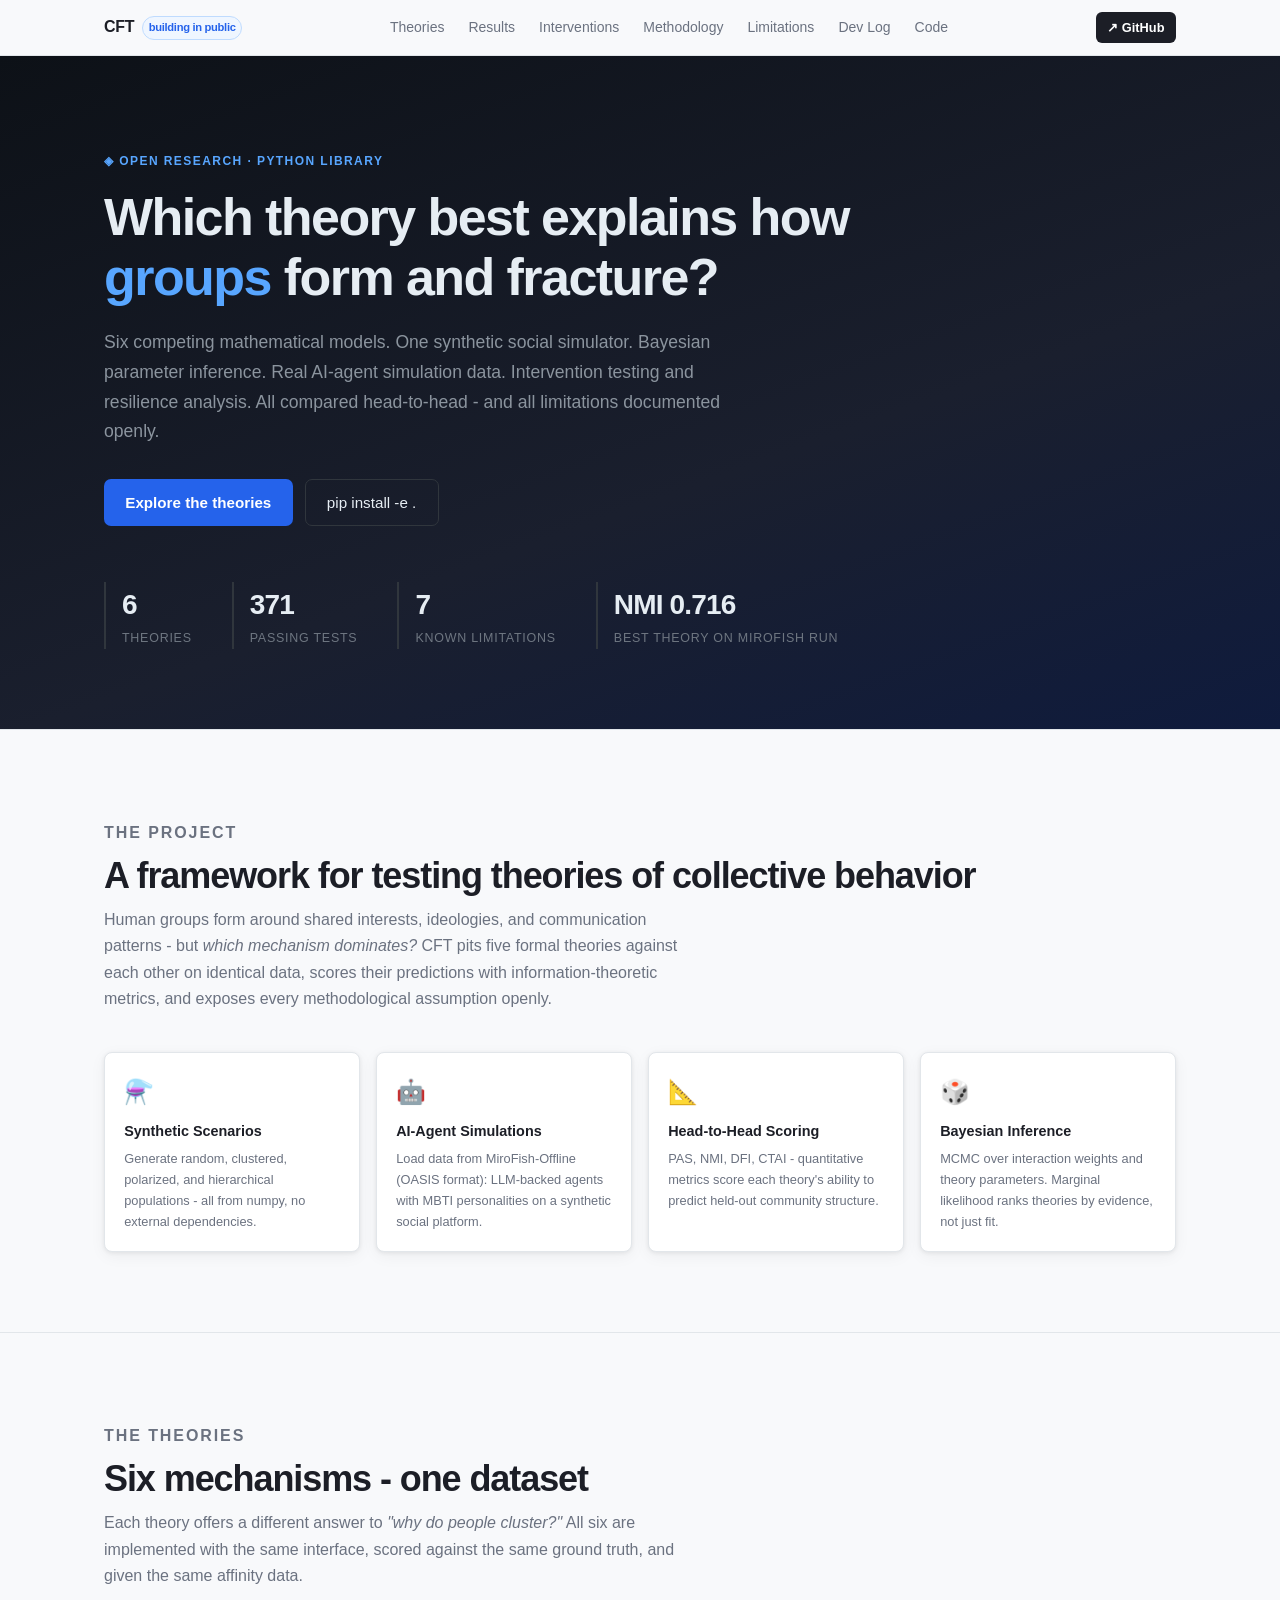
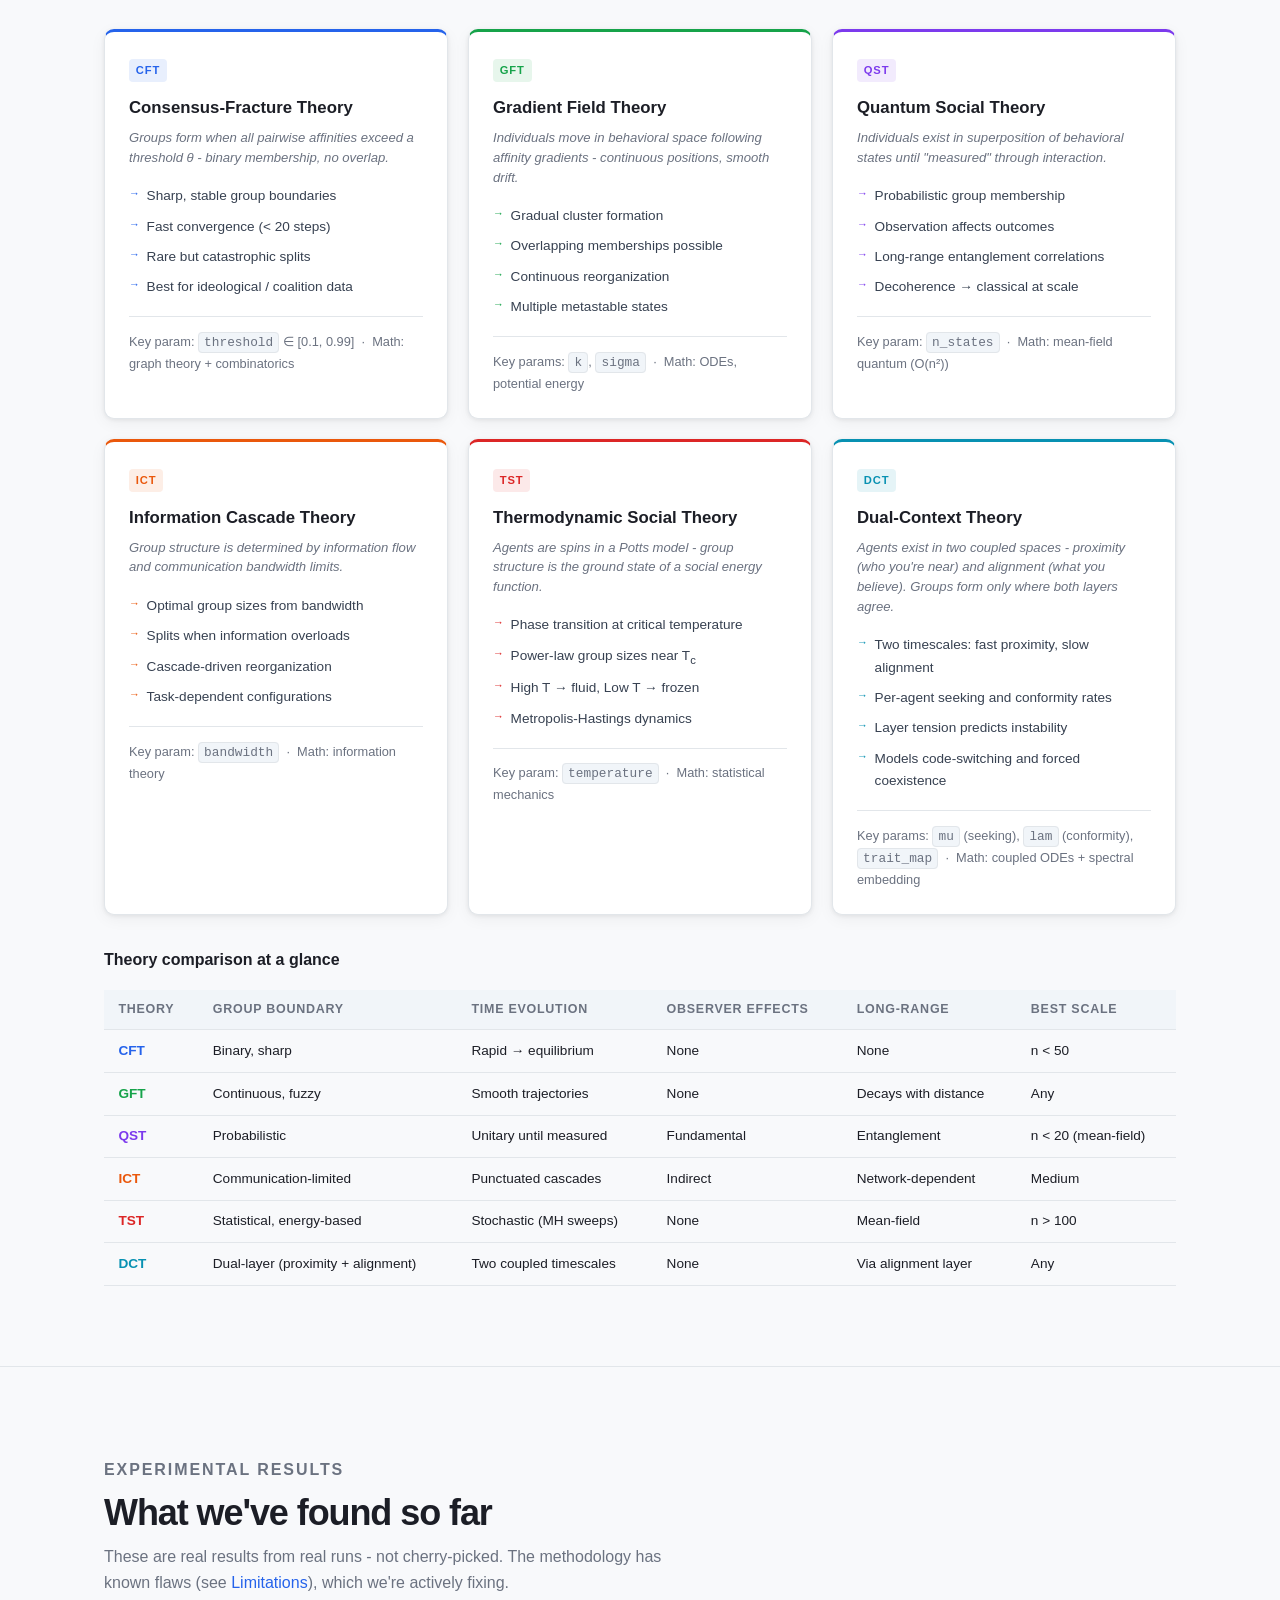
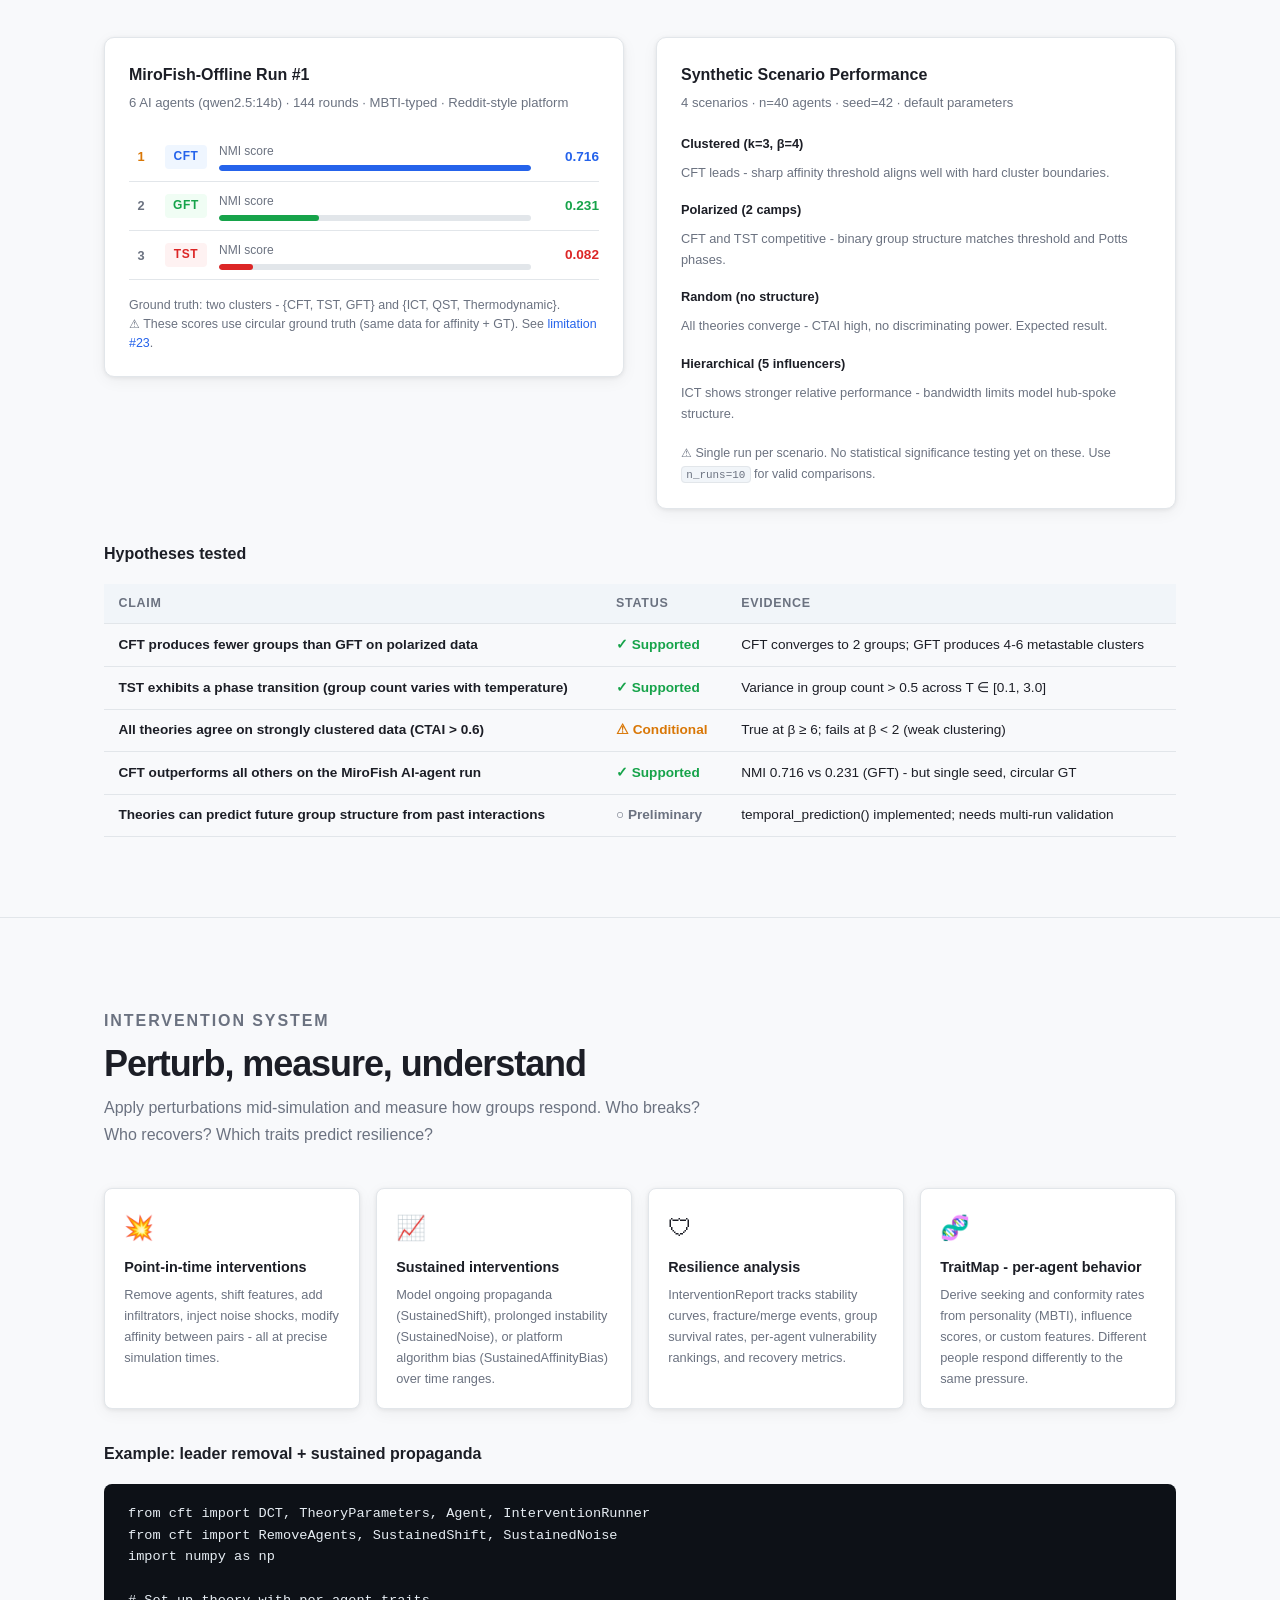
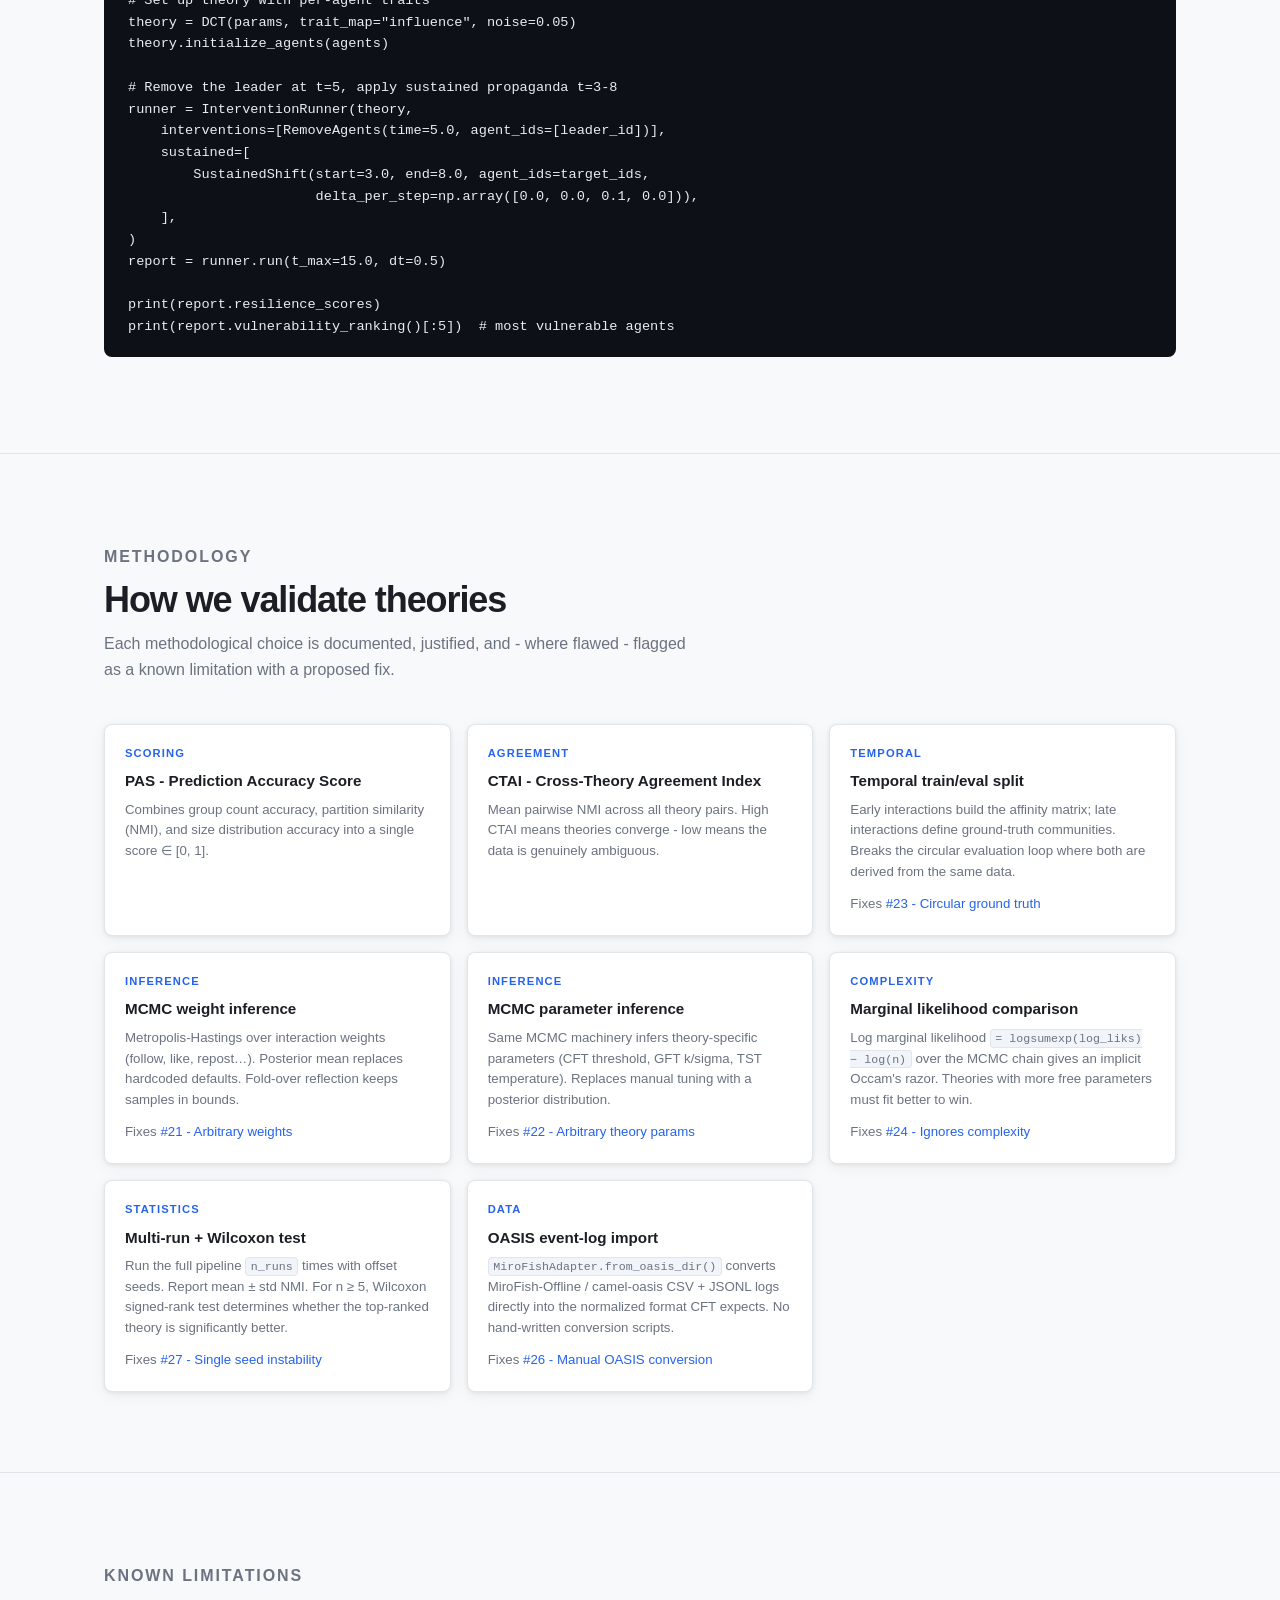
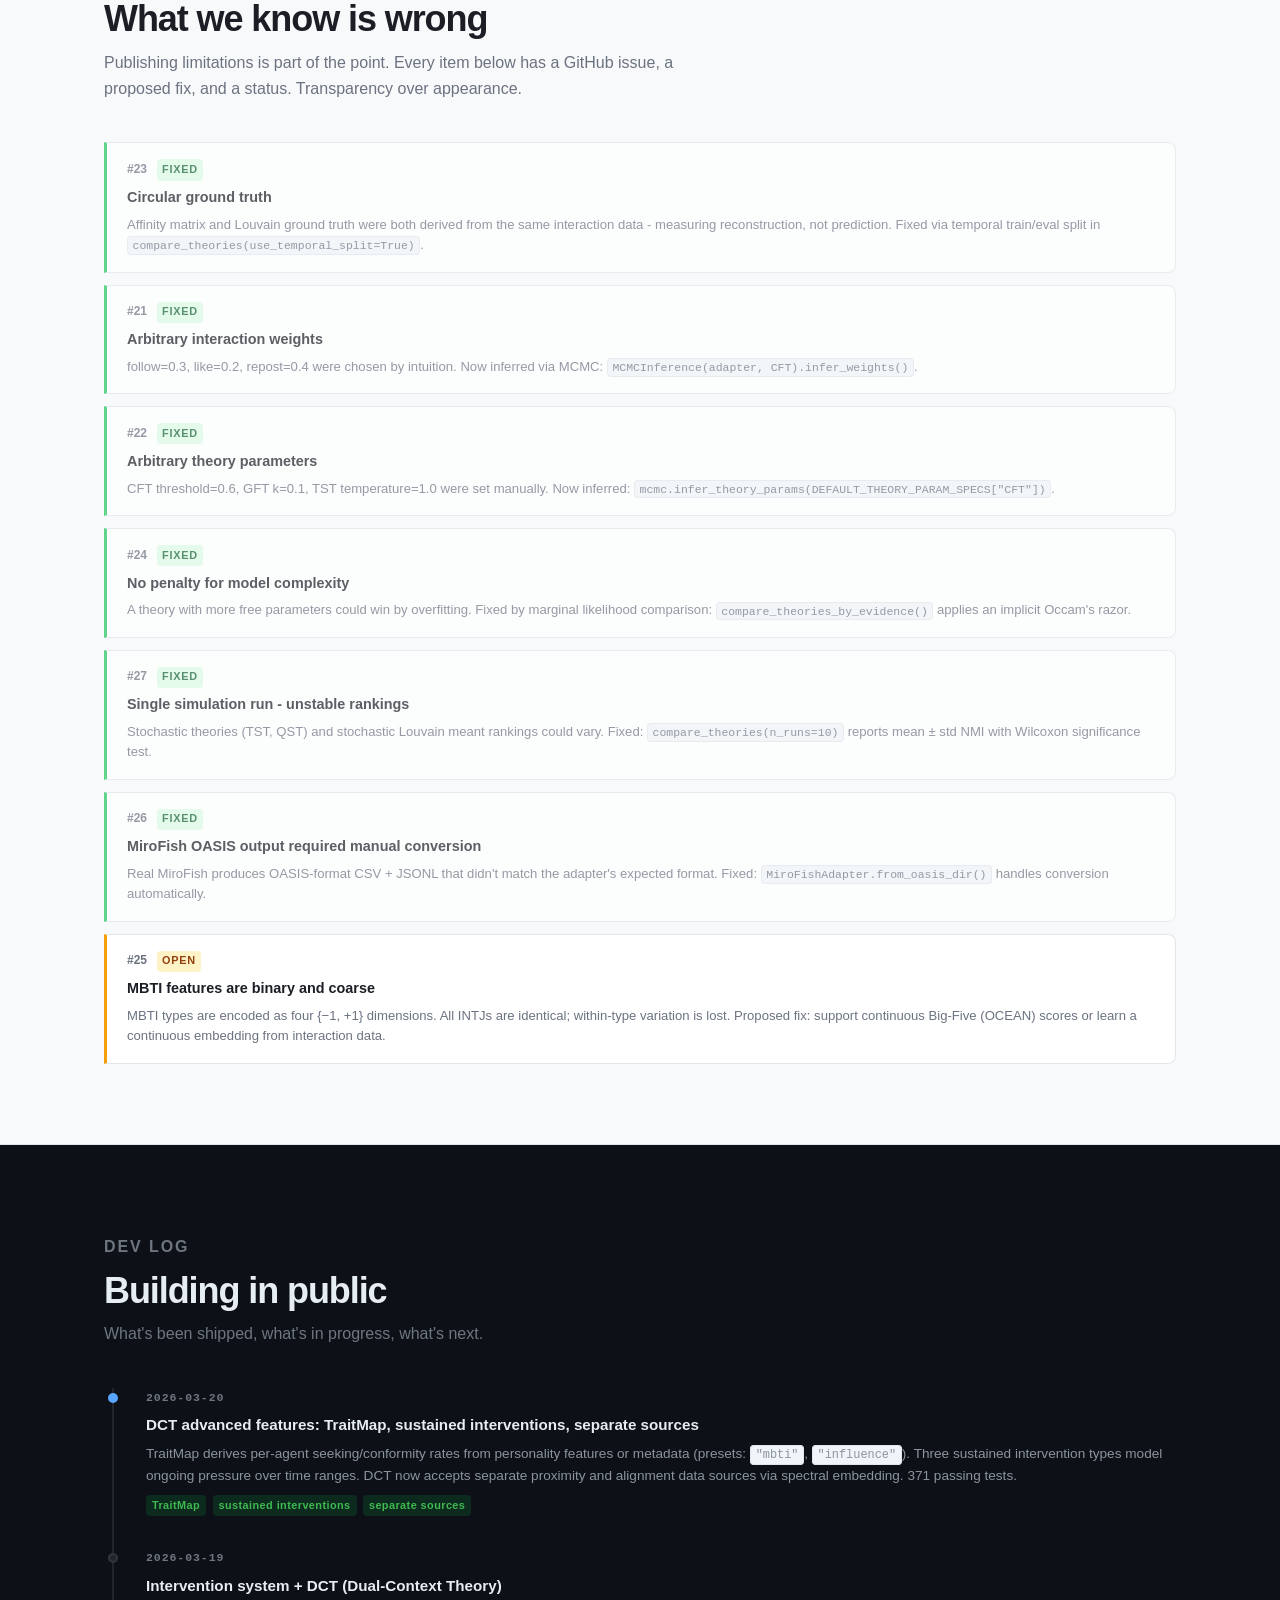
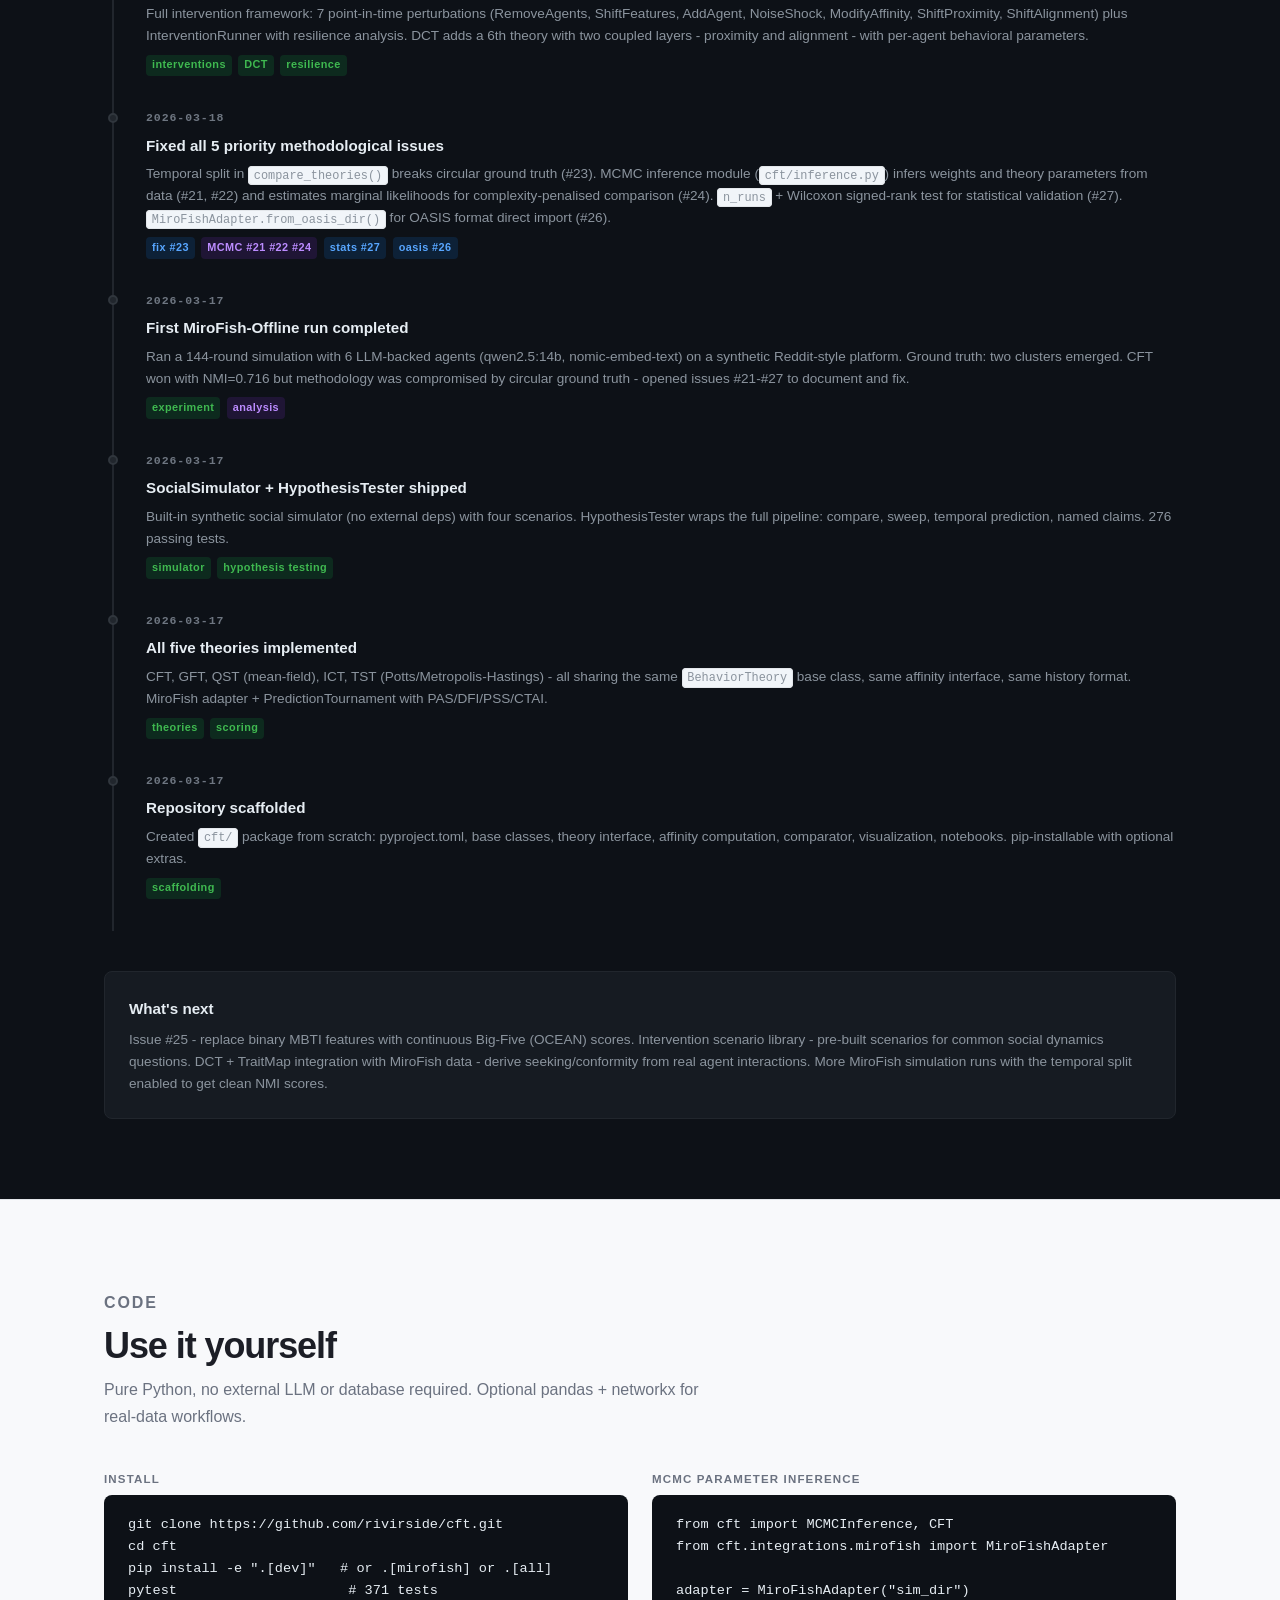
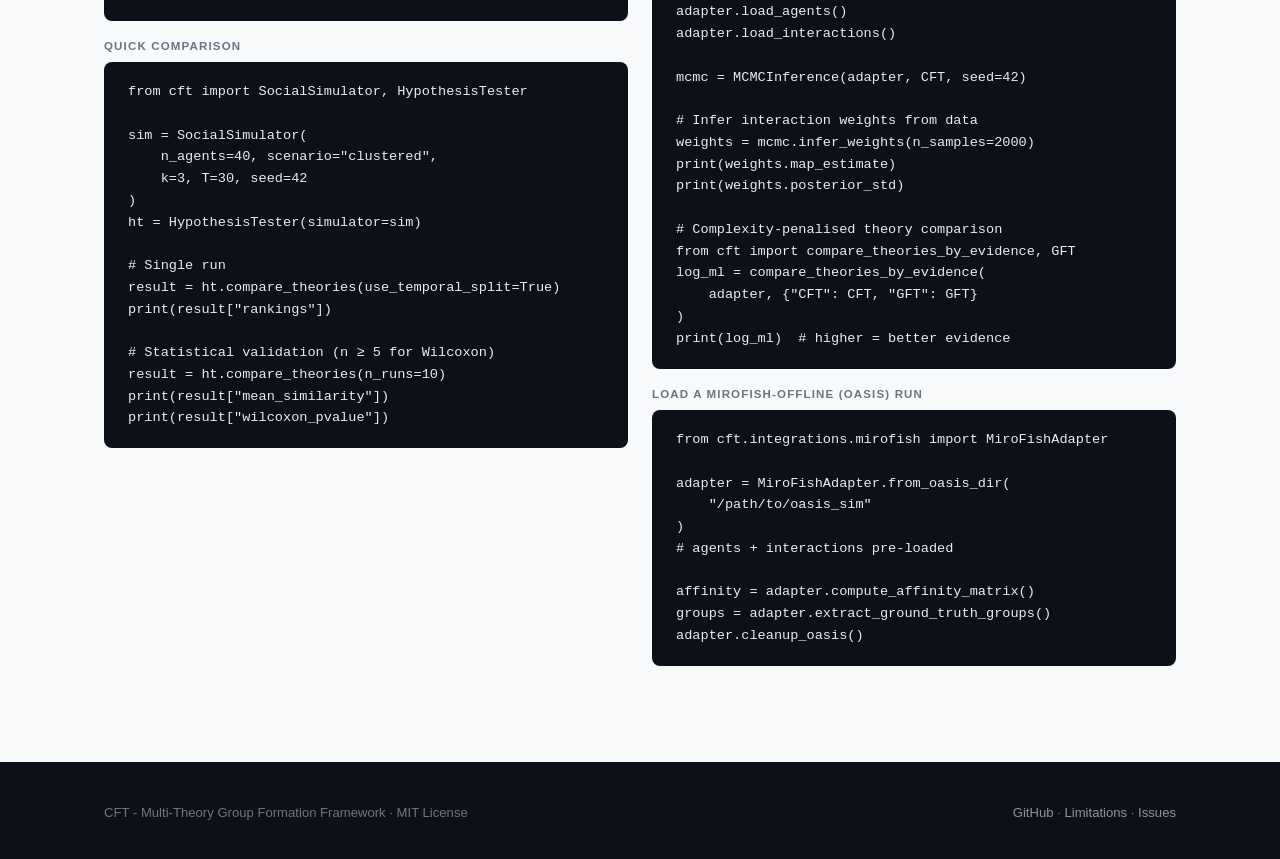
<file: docs/index.html>
<!DOCTYPE html>
<html lang="en">
<head>
  <meta charset="UTF-8" />
  <meta name="viewport" content="width=device-width, initial-scale=1.0" />
  <title>CFT - Multi-Theory Group Formation Framework</title>
  <meta name="description" content="An open Python library testing five competing theories of how groups form, stabilize, and fracture - built in public." />
  <link rel="stylesheet" href="style.css" />
</head>
<body>

<!-- ── Nav ──────────────────────────────────────────────────────────── -->
<nav>
  <div class="container nav-inner">
    <span class="nav-brand">
      CFT
      <span class="badge">building in public</span>
    </span>
    <ul class="nav-links">
      <li><a href="#theories">Theories</a></li>
      <li><a href="#results">Results</a></li>
      <li><a href="#interventions">Interventions</a></li>
      <li><a href="#methodology">Methodology</a></li>
      <li><a href="#limitations">Limitations</a></li>
      <li><a href="#devlog">Dev Log</a></li>
      <li><a href="#install">Code</a></li>
    </ul>
    <a class="nav-github" href="https://github.com/rivirside/cft" target="_blank">
      ↗ GitHub
    </a>
  </div>
</nav>

<!-- ── Hero ─────────────────────────────────────────────────────────── -->
<section id="hero">
  <div class="container">
    <p class="eyebrow">◈ Open Research · Python Library</p>
    <h1>Which theory best explains how <em>groups</em> form and fracture?</h1>
    <p class="lead">
      Six competing mathematical models. One synthetic social simulator.
      Bayesian parameter inference. Real AI-agent simulation data.
      Intervention testing and resilience analysis.
      All compared head-to-head - and all limitations documented openly.
    </p>
    <div class="hero-actions">
      <a class="btn-primary" href="#theories">Explore the theories</a>
      <a class="btn-ghost" href="#install">pip install -e .</a>
    </div>

    <div class="hero-stats">
      <div class="stat-item">
        <div class="stat-num">6</div>
        <div class="stat-label">Theories</div>
      </div>
      <div class="stat-item">
        <div class="stat-num">371</div>
        <div class="stat-label">Passing tests</div>
      </div>
      <div class="stat-item">
        <div class="stat-num">7</div>
        <div class="stat-label">Known limitations</div>
      </div>
      <div class="stat-item">
        <div class="stat-num">NMI 0.716</div>
        <div class="stat-label">Best theory on MiroFish run</div>
      </div>
    </div>
  </div>
</section>

<!-- ── What is this ──────────────────────────────────────────────────── -->
<section id="about">
  <div class="container">
    <div class="section-header">
      <p class="section-label">The Project</p>
      <h2>A framework for testing theories of collective behavior</h2>
      <p>
        Human groups form around shared interests, ideologies, and communication patterns -
        but <em>which mechanism dominates?</em> CFT pits five formal theories against each
        other on identical data, scores their predictions with information-theoretic metrics,
        and exposes every methodological assumption openly.
      </p>
    </div>

    <div class="scenario-grid">
      <div class="scenario-card">
        <div class="icon">⚗️</div>
        <h4>Synthetic Scenarios</h4>
        <p>Generate random, clustered, polarized, and hierarchical populations - all from numpy, no external dependencies.</p>
      </div>
      <div class="scenario-card">
        <div class="icon">🤖</div>
        <h4>AI-Agent Simulations</h4>
        <p>Load data from MiroFish-Offline (OASIS format): LLM-backed agents with MBTI personalities on a synthetic social platform.</p>
      </div>
      <div class="scenario-card">
        <div class="icon">📐</div>
        <h4>Head-to-Head Scoring</h4>
        <p>PAS, NMI, DFI, CTAI - quantitative metrics score each theory's ability to predict held-out community structure.</p>
      </div>
      <div class="scenario-card">
        <div class="icon">🎲</div>
        <h4>Bayesian Inference</h4>
        <p>MCMC over interaction weights and theory parameters. Marginal likelihood ranks theories by evidence, not just fit.</p>
      </div>
    </div>
  </div>
</section>

<!-- ── Five Theories ─────────────────────────────────────────────────── -->
<section id="theories">
  <div class="container">
    <div class="section-header">
      <p class="section-label">The Theories</p>
      <h2>Six mechanisms - one dataset</h2>
      <p>
        Each theory offers a different answer to <em>"why do people cluster?"</em>
        All six are implemented with the same interface, scored against the same ground truth,
        and given the same affinity data.
      </p>
    </div>

    <div class="theories-grid">

      <div class="theory-card" data-theory="CFT">
        <span class="theory-tag">CFT</span>
        <h3>Consensus-Fracture Theory</h3>
        <p class="mechanism">Groups form when all pairwise affinities exceed a threshold θ - binary membership, no overlap.</p>
        <ul class="prediction-list">
          <li>Sharp, stable group boundaries</li>
          <li>Fast convergence (&lt; 20 steps)</li>
          <li>Rare but catastrophic splits</li>
          <li>Best for ideological / coalition data</li>
        </ul>
        <div class="theory-params">
          Key param: <code>threshold</code> ∈ [0.1, 0.99] &nbsp;·&nbsp;
          Math: graph theory + combinatorics
        </div>
      </div>

      <div class="theory-card" data-theory="GFT">
        <span class="theory-tag">GFT</span>
        <h3>Gradient Field Theory</h3>
        <p class="mechanism">Individuals move in behavioral space following affinity gradients - continuous positions, smooth drift.</p>
        <ul class="prediction-list">
          <li>Gradual cluster formation</li>
          <li>Overlapping memberships possible</li>
          <li>Continuous reorganization</li>
          <li>Multiple metastable states</li>
        </ul>
        <div class="theory-params">
          Key params: <code>k</code>, <code>sigma</code> &nbsp;·&nbsp;
          Math: ODEs, potential energy
        </div>
      </div>

      <div class="theory-card" data-theory="QST">
        <span class="theory-tag">QST</span>
        <h3>Quantum Social Theory</h3>
        <p class="mechanism">Individuals exist in superposition of behavioral states until "measured" through interaction.</p>
        <ul class="prediction-list">
          <li>Probabilistic group membership</li>
          <li>Observation affects outcomes</li>
          <li>Long-range entanglement correlations</li>
          <li>Decoherence → classical at scale</li>
        </ul>
        <div class="theory-params">
          Key param: <code>n_states</code> &nbsp;·&nbsp;
          Math: mean-field quantum (O(n²))
        </div>
      </div>

      <div class="theory-card" data-theory="ICT">
        <span class="theory-tag">ICT</span>
        <h3>Information Cascade Theory</h3>
        <p class="mechanism">Group structure is determined by information flow and communication bandwidth limits.</p>
        <ul class="prediction-list">
          <li>Optimal group sizes from bandwidth</li>
          <li>Splits when information overloads</li>
          <li>Cascade-driven reorganization</li>
          <li>Task-dependent configurations</li>
        </ul>
        <div class="theory-params">
          Key param: <code>bandwidth</code> &nbsp;·&nbsp;
          Math: information theory
        </div>
      </div>

      <div class="theory-card" data-theory="TST">
        <span class="theory-tag">TST</span>
        <h3>Thermodynamic Social Theory</h3>
        <p class="mechanism">Agents are spins in a Potts model - group structure is the ground state of a social energy function.</p>
        <ul class="prediction-list">
          <li>Phase transition at critical temperature</li>
          <li>Power-law group sizes near T<sub>c</sub></li>
          <li>High T → fluid, Low T → frozen</li>
          <li>Metropolis-Hastings dynamics</li>
        </ul>
        <div class="theory-params">
          Key param: <code>temperature</code> &nbsp;·&nbsp;
          Math: statistical mechanics
        </div>
      </div>

      <div class="theory-card" data-theory="DCT">
        <span class="theory-tag">DCT</span>
        <h3>Dual-Context Theory</h3>
        <p class="mechanism">Agents exist in two coupled spaces - proximity (who you're near) and alignment (what you believe). Groups form only where both layers agree.</p>
        <ul class="prediction-list">
          <li>Two timescales: fast proximity, slow alignment</li>
          <li>Per-agent seeking and conformity rates</li>
          <li>Layer tension predicts instability</li>
          <li>Models code-switching and forced coexistence</li>
        </ul>
        <div class="theory-params">
          Key params: <code>mu</code> (seeking), <code>lam</code> (conformity), <code>trait_map</code> &nbsp;·&nbsp;
          Math: coupled ODEs + spectral embedding
        </div>
      </div>

    </div>

    <div style="margin-top: 2rem;">
      <h3 style="font-size:1rem; font-weight:700; margin-bottom:1rem;">Theory comparison at a glance</h3>
      <div class="compare-table-wrap">
        <table class="compare-table">
          <thead>
            <tr>
              <th>Theory</th>
              <th>Group boundary</th>
              <th>Time evolution</th>
              <th>Observer effects</th>
              <th>Long-range</th>
              <th>Best scale</th>
            </tr>
          </thead>
          <tbody>
            <tr>
              <td style="color:var(--cft)">CFT</td>
              <td>Binary, sharp</td>
              <td>Rapid → equilibrium</td>
              <td>None</td>
              <td>None</td>
              <td>n &lt; 50</td>
            </tr>
            <tr>
              <td style="color:var(--gft)">GFT</td>
              <td>Continuous, fuzzy</td>
              <td>Smooth trajectories</td>
              <td>None</td>
              <td>Decays with distance</td>
              <td>Any</td>
            </tr>
            <tr>
              <td style="color:var(--qst)">QST</td>
              <td>Probabilistic</td>
              <td>Unitary until measured</td>
              <td>Fundamental</td>
              <td>Entanglement</td>
              <td>n &lt; 20 (mean-field)</td>
            </tr>
            <tr>
              <td style="color:var(--ict)">ICT</td>
              <td>Communication-limited</td>
              <td>Punctuated cascades</td>
              <td>Indirect</td>
              <td>Network-dependent</td>
              <td>Medium</td>
            </tr>
            <tr>
              <td style="color:var(--tst)">TST</td>
              <td>Statistical, energy-based</td>
              <td>Stochastic (MH sweeps)</td>
              <td>None</td>
              <td>Mean-field</td>
              <td>n &gt; 100</td>
            </tr>
            <tr>
              <td style="color:var(--dct)">DCT</td>
              <td>Dual-layer (proximity + alignment)</td>
              <td>Two coupled timescales</td>
              <td>None</td>
              <td>Via alignment layer</td>
              <td>Any</td>
            </tr>
          </tbody>
        </table>
      </div>
    </div>
  </div>
</section>

<!-- ── Results ───────────────────────────────────────────────────────── -->
<section id="results">
  <div class="container">
    <div class="section-header">
      <p class="section-label">Experimental Results</p>
      <h2>What we've found so far</h2>
      <p>
        These are real results from real runs - not cherry-picked.
        The methodology has known flaws (see <a href="#limitations">Limitations</a>),
        which we're actively fixing.
      </p>
    </div>

    <div class="results-layout">

      <div class="result-card">
        <h3>MiroFish-Offline Run #1</h3>
        <p class="subtitle">6 AI agents (qwen2.5:14b) · 144 rounds · MBTI-typed · Reddit-style platform</p>

        <div class="ranking-row">
          <div class="rank-num gold">1</div>
          <div class="theory-pill" style="background:#eff6ff;color:var(--cft)">CFT</div>
          <div class="nmi-bar-wrap">
            <div class="nmi-bar-label">NMI score</div>
            <div class="nmi-bar-outer"><div class="nmi-bar-inner" style="width:100%;background:var(--cft)"></div></div>
          </div>
          <div class="nmi-score" style="color:var(--cft)">0.716</div>
        </div>
        <div class="ranking-row">
          <div class="rank-num">2</div>
          <div class="theory-pill" style="background:#f0fdf4;color:var(--gft)">GFT</div>
          <div class="nmi-bar-wrap">
            <div class="nmi-bar-label">NMI score</div>
            <div class="nmi-bar-outer"><div class="nmi-bar-inner" style="width:32%;background:var(--gft)"></div></div>
          </div>
          <div class="nmi-score" style="color:var(--gft)">0.231</div>
        </div>
        <div class="ranking-row">
          <div class="rank-num">3</div>
          <div class="theory-pill" style="background:#fef2f2;color:var(--tst)">TST</div>
          <div class="nmi-bar-wrap">
            <div class="nmi-bar-label">NMI score</div>
            <div class="nmi-bar-outer"><div class="nmi-bar-inner" style="width:11%;background:var(--tst)"></div></div>
          </div>
          <div class="nmi-score" style="color:var(--tst)">0.082</div>
        </div>

        <p style="font-size:.78rem;color:var(--muted);margin-top:1rem;line-height:1.5;">
          Ground truth: two clusters - {CFT, TST, GFT} and {ICT, QST, Thermodynamic}.<br>
          ⚠ These scores use circular ground truth (same data for affinity + GT).
          See <a href="#limitations">limitation #23</a>.
        </p>
      </div>

      <div class="result-card">
        <h3>Synthetic Scenario Performance</h3>
        <p class="subtitle">4 scenarios · n=40 agents · seed=42 · default parameters</p>

        <div style="margin-bottom:1rem;">
          <div style="font-size:.8rem;font-weight:700;margin-bottom:.5rem;">Clustered (k=3, β=4)</div>
          <div style="font-size:.8rem;color:var(--muted);">CFT leads - sharp affinity threshold aligns well with hard cluster boundaries.</div>
        </div>
        <div style="margin-bottom:1rem;">
          <div style="font-size:.8rem;font-weight:700;margin-bottom:.5rem;">Polarized (2 camps)</div>
          <div style="font-size:.8rem;color:var(--muted);">CFT and TST competitive - binary group structure matches threshold and Potts phases.</div>
        </div>
        <div style="margin-bottom:1rem;">
          <div style="font-size:.8rem;font-weight:700;margin-bottom:.5rem;">Random (no structure)</div>
          <div style="font-size:.8rem;color:var(--muted);">All theories converge - CTAI high, no discriminating power. Expected result.</div>
        </div>
        <div>
          <div style="font-size:.8rem;font-weight:700;margin-bottom:.5rem;">Hierarchical (5 influencers)</div>
          <div style="font-size:.8rem;color:var(--muted);">ICT shows stronger relative performance - bandwidth limits model hub-spoke structure.</div>
        </div>

        <p style="font-size:.78rem;color:var(--muted);margin-top:1.2rem;">
          ⚠ Single run per scenario. No statistical significance testing yet on these.
          Use <code>n_runs=10</code> for valid comparisons.
        </p>
      </div>

    </div>

    <div style="margin-top:2rem;">
      <h3 style="font-size:1rem;font-weight:700;margin-bottom:1rem;">Hypotheses tested</h3>
      <div class="compare-table-wrap">
        <table class="compare-table">
          <thead>
            <tr>
              <th>Claim</th>
              <th>Status</th>
              <th>Evidence</th>
            </tr>
          </thead>
          <tbody>
            <tr>
              <td>CFT produces fewer groups than GFT on polarized data</td>
              <td><span style="color:#16a34a;font-weight:700">✓ Supported</span></td>
              <td>CFT converges to 2 groups; GFT produces 4-6 metastable clusters</td>
            </tr>
            <tr>
              <td>TST exhibits a phase transition (group count varies with temperature)</td>
              <td><span style="color:#16a34a;font-weight:700">✓ Supported</span></td>
              <td>Variance in group count &gt; 0.5 across T ∈ [0.1, 3.0]</td>
            </tr>
            <tr>
              <td>All theories agree on strongly clustered data (CTAI &gt; 0.6)</td>
              <td><span style="color:#d97706;font-weight:700">⚠ Conditional</span></td>
              <td>True at β ≥ 6; fails at β &lt; 2 (weak clustering)</td>
            </tr>
            <tr>
              <td>CFT outperforms all others on the MiroFish AI-agent run</td>
              <td><span style="color:#16a34a;font-weight:700">✓ Supported</span></td>
              <td>NMI 0.716 vs 0.231 (GFT) - but single seed, circular GT</td>
            </tr>
            <tr>
              <td>Theories can predict future group structure from past interactions</td>
              <td><span style="color:#6b7280;font-weight:700">○ Preliminary</span></td>
              <td>temporal_prediction() implemented; needs multi-run validation</td>
            </tr>
          </tbody>
        </table>
      </div>
    </div>
  </div>
</section>

<!-- ── Interventions ──────────────────────────────────────────────────── -->
<section id="interventions">
  <div class="container">
    <div class="section-header">
      <p class="section-label">Intervention System</p>
      <h2>Perturb, measure, understand</h2>
      <p>
        Apply perturbations mid-simulation and measure how groups respond.
        Who breaks? Who recovers? Which traits predict resilience?
      </p>
    </div>

    <div class="scenario-grid">
      <div class="scenario-card">
        <div class="icon">&#x1f4a5;</div>
        <h4>Point-in-time interventions</h4>
        <p>Remove agents, shift features, add infiltrators, inject noise shocks, modify affinity between pairs - all at precise simulation times.</p>
      </div>
      <div class="scenario-card">
        <div class="icon">&#x1f4c8;</div>
        <h4>Sustained interventions</h4>
        <p>Model ongoing propaganda (SustainedShift), prolonged instability (SustainedNoise), or platform algorithm bias (SustainedAffinityBias) over time ranges.</p>
      </div>
      <div class="scenario-card">
        <div class="icon">&#x1f6e1;</div>
        <h4>Resilience analysis</h4>
        <p>InterventionReport tracks stability curves, fracture/merge events, group survival rates, per-agent vulnerability rankings, and recovery metrics.</p>
      </div>
      <div class="scenario-card">
        <div class="icon">&#x1f9ec;</div>
        <h4>TraitMap - per-agent behavior</h4>
        <p>Derive seeking and conformity rates from personality (MBTI), influence scores, or custom features. Different people respond differently to the same pressure.</p>
      </div>
    </div>

    <div style="margin-top:2rem;">
      <h3 style="font-size:1rem;font-weight:700;margin-bottom:1rem;">Example: leader removal + sustained propaganda</h3>
      <div class="install-step">
        <pre><code>from cft import DCT, TheoryParameters, Agent, InterventionRunner
from cft import RemoveAgents, SustainedShift, SustainedNoise
import numpy as np

# Set up theory with per-agent traits
theory = DCT(params, trait_map="influence", noise=0.05)
theory.initialize_agents(agents)

# Remove the leader at t=5, apply sustained propaganda t=3-8
runner = InterventionRunner(theory,
    interventions=[RemoveAgents(time=5.0, agent_ids=[leader_id])],
    sustained=[
        SustainedShift(start=3.0, end=8.0, agent_ids=target_ids,
                       delta_per_step=np.array([0.0, 0.0, 0.1, 0.0])),
    ],
)
report = runner.run(t_max=15.0, dt=0.5)

print(report.resilience_scores)
print(report.vulnerability_ranking()[:5])  # most vulnerable agents</code></pre>
      </div>
    </div>
  </div>
</section>

<!-- ── Methodology ───────────────────────────────────────────────────── -->
<section id="methodology">
  <div class="container">
    <div class="section-header">
      <p class="section-label">Methodology</p>
      <h2>How we validate theories</h2>
      <p>
        Each methodological choice is documented, justified, and - where flawed -
        flagged as a known limitation with a proposed fix.
      </p>
    </div>

    <div class="method-grid">

      <div class="method-card">
        <p class="m-label">Scoring</p>
        <h4>PAS - Prediction Accuracy Score</h4>
        <p>Combines group count accuracy, partition similarity (NMI), and size distribution accuracy into a single score ∈ [0, 1].</p>
      </div>

      <div class="method-card">
        <p class="m-label">Agreement</p>
        <h4>CTAI - Cross-Theory Agreement Index</h4>
        <p>Mean pairwise NMI across all theory pairs. High CTAI means theories converge - low means the data is genuinely ambiguous.</p>
      </div>

      <div class="method-card">
        <p class="m-label">Temporal</p>
        <h4>Temporal train/eval split</h4>
        <p>Early interactions build the affinity matrix; late interactions define ground-truth communities. Breaks the circular evaluation loop where both are derived from the same data.</p>
        <p class="issue-ref">Fixes <a href="https://github.com/rivirside/cft/issues/23">#23 - Circular ground truth</a></p>
      </div>

      <div class="method-card">
        <p class="m-label">Inference</p>
        <h4>MCMC weight inference</h4>
        <p>Metropolis-Hastings over interaction weights (follow, like, repost…). Posterior mean replaces hardcoded defaults. Fold-over reflection keeps samples in bounds.</p>
        <p class="issue-ref">Fixes <a href="https://github.com/rivirside/cft/issues/21">#21 - Arbitrary weights</a></p>
      </div>

      <div class="method-card">
        <p class="m-label">Inference</p>
        <h4>MCMC parameter inference</h4>
        <p>Same MCMC machinery infers theory-specific parameters (CFT threshold, GFT k/sigma, TST temperature). Replaces manual tuning with a posterior distribution.</p>
        <p class="issue-ref">Fixes <a href="https://github.com/rivirside/cft/issues/22">#22 - Arbitrary theory params</a></p>
      </div>

      <div class="method-card">
        <p class="m-label">Complexity</p>
        <h4>Marginal likelihood comparison</h4>
        <p>Log marginal likelihood <code>= logsumexp(log_liks) − log(n)</code> over the MCMC chain gives an implicit Occam's razor. Theories with more free parameters must fit better to win.</p>
        <p class="issue-ref">Fixes <a href="https://github.com/rivirside/cft/issues/24">#24 - Ignores complexity</a></p>
      </div>

      <div class="method-card">
        <p class="m-label">Statistics</p>
        <h4>Multi-run + Wilcoxon test</h4>
        <p>Run the full pipeline <code>n_runs</code> times with offset seeds. Report mean ± std NMI. For n ≥ 5, Wilcoxon signed-rank test determines whether the top-ranked theory is significantly better.</p>
        <p class="issue-ref">Fixes <a href="https://github.com/rivirside/cft/issues/27">#27 - Single seed instability</a></p>
      </div>

      <div class="method-card">
        <p class="m-label">Data</p>
        <h4>OASIS event-log import</h4>
        <p><code>MiroFishAdapter.from_oasis_dir()</code> converts MiroFish-Offline / camel-oasis CSV + JSONL logs directly into the normalized format CFT expects. No hand-written conversion scripts.</p>
        <p class="issue-ref">Fixes <a href="https://github.com/rivirside/cft/issues/26">#26 - Manual OASIS conversion</a></p>
      </div>

    </div>
  </div>
</section>

<!-- ── Limitations ───────────────────────────────────────────────────── -->
<section id="limitations">
  <div class="container">
    <div class="section-header">
      <p class="section-label">Known Limitations</p>
      <h2>What we know is wrong</h2>
      <p>
        Publishing limitations is part of the point. Every item below has a GitHub issue,
        a proposed fix, and a status. Transparency over appearance.
      </p>
    </div>

    <div class="limitations-list">

      <div class="limitation-item closed">
        <div class="limitation-meta">
          <span class="lim-issue">#23</span>
          <span class="lim-status status-closed">Fixed</span>
        </div>
        <h4>Circular ground truth</h4>
        <p>Affinity matrix and Louvain ground truth were both derived from the same interaction data - measuring reconstruction, not prediction. Fixed via temporal train/eval split in <code>compare_theories(use_temporal_split=True)</code>.</p>
      </div>

      <div class="limitation-item closed">
        <div class="limitation-meta">
          <span class="lim-issue">#21</span>
          <span class="lim-status status-closed">Fixed</span>
        </div>
        <h4>Arbitrary interaction weights</h4>
        <p>follow=0.3, like=0.2, repost=0.4 were chosen by intuition. Now inferred via MCMC: <code>MCMCInference(adapter, CFT).infer_weights()</code>.</p>
      </div>

      <div class="limitation-item closed">
        <div class="limitation-meta">
          <span class="lim-issue">#22</span>
          <span class="lim-status status-closed">Fixed</span>
        </div>
        <h4>Arbitrary theory parameters</h4>
        <p>CFT threshold=0.6, GFT k=0.1, TST temperature=1.0 were set manually. Now inferred: <code>mcmc.infer_theory_params(DEFAULT_THEORY_PARAM_SPECS["CFT"])</code>.</p>
      </div>

      <div class="limitation-item closed">
        <div class="limitation-meta">
          <span class="lim-issue">#24</span>
          <span class="lim-status status-closed">Fixed</span>
        </div>
        <h4>No penalty for model complexity</h4>
        <p>A theory with more free parameters could win by overfitting. Fixed by marginal likelihood comparison: <code>compare_theories_by_evidence()</code> applies an implicit Occam's razor.</p>
      </div>

      <div class="limitation-item closed">
        <div class="limitation-meta">
          <span class="lim-issue">#27</span>
          <span class="lim-status status-closed">Fixed</span>
        </div>
        <h4>Single simulation run - unstable rankings</h4>
        <p>Stochastic theories (TST, QST) and stochastic Louvain meant rankings could vary. Fixed: <code>compare_theories(n_runs=10)</code> reports mean ± std NMI with Wilcoxon significance test.</p>
      </div>

      <div class="limitation-item closed">
        <div class="limitation-meta">
          <span class="lim-issue">#26</span>
          <span class="lim-status status-closed">Fixed</span>
        </div>
        <h4>MiroFish OASIS output required manual conversion</h4>
        <p>Real MiroFish produces OASIS-format CSV + JSONL that didn't match the adapter's expected format. Fixed: <code>MiroFishAdapter.from_oasis_dir()</code> handles conversion automatically.</p>
      </div>

      <div class="limitation-item open">
        <div class="limitation-meta">
          <span class="lim-issue">#25</span>
          <span class="lim-status status-open">Open</span>
        </div>
        <h4>MBTI features are binary and coarse</h4>
        <p>MBTI types are encoded as four {−1, +1} dimensions. All INTJs are identical; within-type variation is lost. Proposed fix: support continuous Big-Five (OCEAN) scores or learn a continuous embedding from interaction data.</p>
      </div>

    </div>
  </div>
</section>

<!-- ── Dev Log ───────────────────────────────────────────────────────── -->
<section id="devlog" class="devlog">
  <div class="container">
    <div class="section-header">
      <p class="section-label">Dev Log</p>
      <h2>Building in public</h2>
      <p>What's been shipped, what's in progress, what's next.</p>
    </div>

    <div class="log-entries">

      <div class="log-entry latest">
        <div class="log-date">2026-03-20</div>
        <h4>DCT advanced features: TraitMap, sustained interventions, separate sources</h4>
        <p>
          TraitMap derives per-agent seeking/conformity rates from personality features or metadata
          (presets: <code>"mbti"</code>, <code>"influence"</code>).
          Three sustained intervention types model ongoing pressure over time ranges.
          DCT now accepts separate proximity and alignment data sources via spectral embedding.
          371 passing tests.
        </p>
        <div class="log-tags">
          <span class="log-tag tag-feat">TraitMap</span>
          <span class="log-tag tag-feat">sustained interventions</span>
          <span class="log-tag tag-feat">separate sources</span>
        </div>
      </div>

      <div class="log-entry">
        <div class="log-date">2026-03-19</div>
        <h4>Intervention system + DCT (Dual-Context Theory)</h4>
        <p>
          Full intervention framework: 7 point-in-time perturbations (RemoveAgents, ShiftFeatures,
          AddAgent, NoiseShock, ModifyAffinity, ShiftProximity, ShiftAlignment) plus
          InterventionRunner with resilience analysis. DCT adds a 6th theory with two coupled
          layers - proximity and alignment - with per-agent behavioral parameters.
        </p>
        <div class="log-tags">
          <span class="log-tag tag-feat">interventions</span>
          <span class="log-tag tag-feat">DCT</span>
          <span class="log-tag tag-feat">resilience</span>
        </div>
      </div>

      <div class="log-entry">
        <div class="log-date">2026-03-18</div>
        <h4>Fixed all 5 priority methodological issues</h4>
        <p>
          Temporal split in <code>compare_theories()</code> breaks circular ground truth (#23).
          MCMC inference module (<code>cft/inference.py</code>) infers weights and theory
          parameters from data (#21, #22) and estimates marginal likelihoods for
          complexity-penalised comparison (#24).
          <code>n_runs</code> + Wilcoxon signed-rank test for statistical validation (#27).
          <code>MiroFishAdapter.from_oasis_dir()</code> for OASIS format direct import (#26).
        </p>
        <div class="log-tags">
          <span class="log-tag tag-fix">fix #23</span>
          <span class="log-tag tag-method">MCMC #21 #22 #24</span>
          <span class="log-tag tag-fix">stats #27</span>
          <span class="log-tag tag-fix">oasis #26</span>
        </div>
      </div>

      <div class="log-entry">
        <div class="log-date">2026-03-17</div>
        <h4>First MiroFish-Offline run completed</h4>
        <p>
          Ran a 144-round simulation with 6 LLM-backed agents (qwen2.5:14b, nomic-embed-text)
          on a synthetic Reddit-style platform. Ground truth: two clusters emerged.
          CFT won with NMI=0.716 but methodology was compromised by circular ground truth -
          opened issues #21-#27 to document and fix.
        </p>
        <div class="log-tags">
          <span class="log-tag tag-feat">experiment</span>
          <span class="log-tag tag-method">analysis</span>
        </div>
      </div>

      <div class="log-entry">
        <div class="log-date">2026-03-17</div>
        <h4>SocialSimulator + HypothesisTester shipped</h4>
        <p>
          Built-in synthetic social simulator (no external deps) with four scenarios.
          HypothesisTester wraps the full pipeline: compare, sweep, temporal prediction,
          named claims. 276 passing tests.
        </p>
        <div class="log-tags">
          <span class="log-tag tag-feat">simulator</span>
          <span class="log-tag tag-feat">hypothesis testing</span>
        </div>
      </div>

      <div class="log-entry">
        <div class="log-date">2026-03-17</div>
        <h4>All five theories implemented</h4>
        <p>
          CFT, GFT, QST (mean-field), ICT, TST (Potts/Metropolis-Hastings) - all sharing
          the same <code>BehaviorTheory</code> base class, same affinity interface, same
          history format. MiroFish adapter + PredictionTournament with PAS/DFI/PSS/CTAI.
        </p>
        <div class="log-tags">
          <span class="log-tag tag-feat">theories</span>
          <span class="log-tag tag-feat">scoring</span>
        </div>
      </div>

      <div class="log-entry">
        <div class="log-date">2026-03-17</div>
        <h4>Repository scaffolded</h4>
        <p>
          Created <code>cft/</code> package from scratch: pyproject.toml, base classes,
          theory interface, affinity computation, comparator, visualization, notebooks.
          pip-installable with optional extras.
        </p>
        <div class="log-tags">
          <span class="log-tag tag-feat">scaffolding</span>
        </div>
      </div>

    </div>

    <div style="margin-top:2.5rem;padding:1.5rem;background:#161b22;border-radius:8px;border:1px solid #21262d;">
      <h4 style="color:#e6edf3;font-size:.95rem;margin-bottom:.5rem;">What's next</h4>
      <p style="color:#8b949e;font-size:.85rem;line-height:1.6;">
        Issue #25 - replace binary MBTI features with continuous Big-Five (OCEAN) scores.
        Intervention scenario library - pre-built scenarios for common social dynamics questions.
        DCT + TraitMap integration with MiroFish data - derive seeking/conformity from real agent interactions.
        More MiroFish simulation runs with the temporal split enabled to get clean NMI scores.
      </p>
    </div>
  </div>
</section>

<!-- ── Install ───────────────────────────────────────────────────────── -->
<section id="install">
  <div class="container">
    <div class="section-header">
      <p class="section-label">Code</p>
      <h2>Use it yourself</h2>
      <p>Pure Python, no external LLM or database required. Optional pandas + networkx for real-data workflows.</p>
    </div>

    <div class="install-grid">
      <div>
        <div class="install-step">
          <div class="install-step-label">Install</div>
          <pre><code>git clone https://github.com/rivirside/cft.git
cd cft
pip install -e ".[dev]"   # or .[mirofish] or .[all]
pytest                     # 371 tests</code></pre>
        </div>
        <div class="install-step">
          <div class="install-step-label">Quick comparison</div>
          <pre><code>from cft import SocialSimulator, HypothesisTester

sim = SocialSimulator(
    n_agents=40, scenario="clustered",
    k=3, T=30, seed=42
)
ht = HypothesisTester(simulator=sim)

# Single run
result = ht.compare_theories(use_temporal_split=True)
print(result["rankings"])

# Statistical validation (n ≥ 5 for Wilcoxon)
result = ht.compare_theories(n_runs=10)
print(result["mean_similarity"])
print(result["wilcoxon_pvalue"])</code></pre>
        </div>
      </div>
      <div>
        <div class="install-step">
          <div class="install-step-label">MCMC parameter inference</div>
          <pre><code>from cft import MCMCInference, CFT
from cft.integrations.mirofish import MiroFishAdapter

adapter = MiroFishAdapter("sim_dir")
adapter.load_agents()
adapter.load_interactions()

mcmc = MCMCInference(adapter, CFT, seed=42)

# Infer interaction weights from data
weights = mcmc.infer_weights(n_samples=2000)
print(weights.map_estimate)
print(weights.posterior_std)

# Complexity-penalised theory comparison
from cft import compare_theories_by_evidence, GFT
log_ml = compare_theories_by_evidence(
    adapter, {"CFT": CFT, "GFT": GFT}
)
print(log_ml)  # higher = better evidence</code></pre>
        </div>
        <div class="install-step">
          <div class="install-step-label">Load a MiroFish-Offline (OASIS) run</div>
          <pre><code>from cft.integrations.mirofish import MiroFishAdapter

adapter = MiroFishAdapter.from_oasis_dir(
    "/path/to/oasis_sim"
)
# agents + interactions pre-loaded

affinity = adapter.compute_affinity_matrix()
groups = adapter.extract_ground_truth_groups()
adapter.cleanup_oasis()</code></pre>
        </div>
      </div>
    </div>
  </div>
</section>

<!-- ── Footer ───────────────────────────────────────────────────────── -->
<footer>
  <div class="container footer-inner">
    <span>CFT - Multi-Theory Group Formation Framework · MIT License</span>
    <span>
      <a href="https://github.com/rivirside/cft" target="_blank">GitHub</a> ·
      <a href="https://github.com/rivirside/cft/blob/main/LIMITATIONS.md" target="_blank">Limitations</a> ·
      <a href="https://github.com/rivirside/cft/issues" target="_blank">Issues</a>
    </span>
  </div>
</footer>

</body>
</html>
</file>
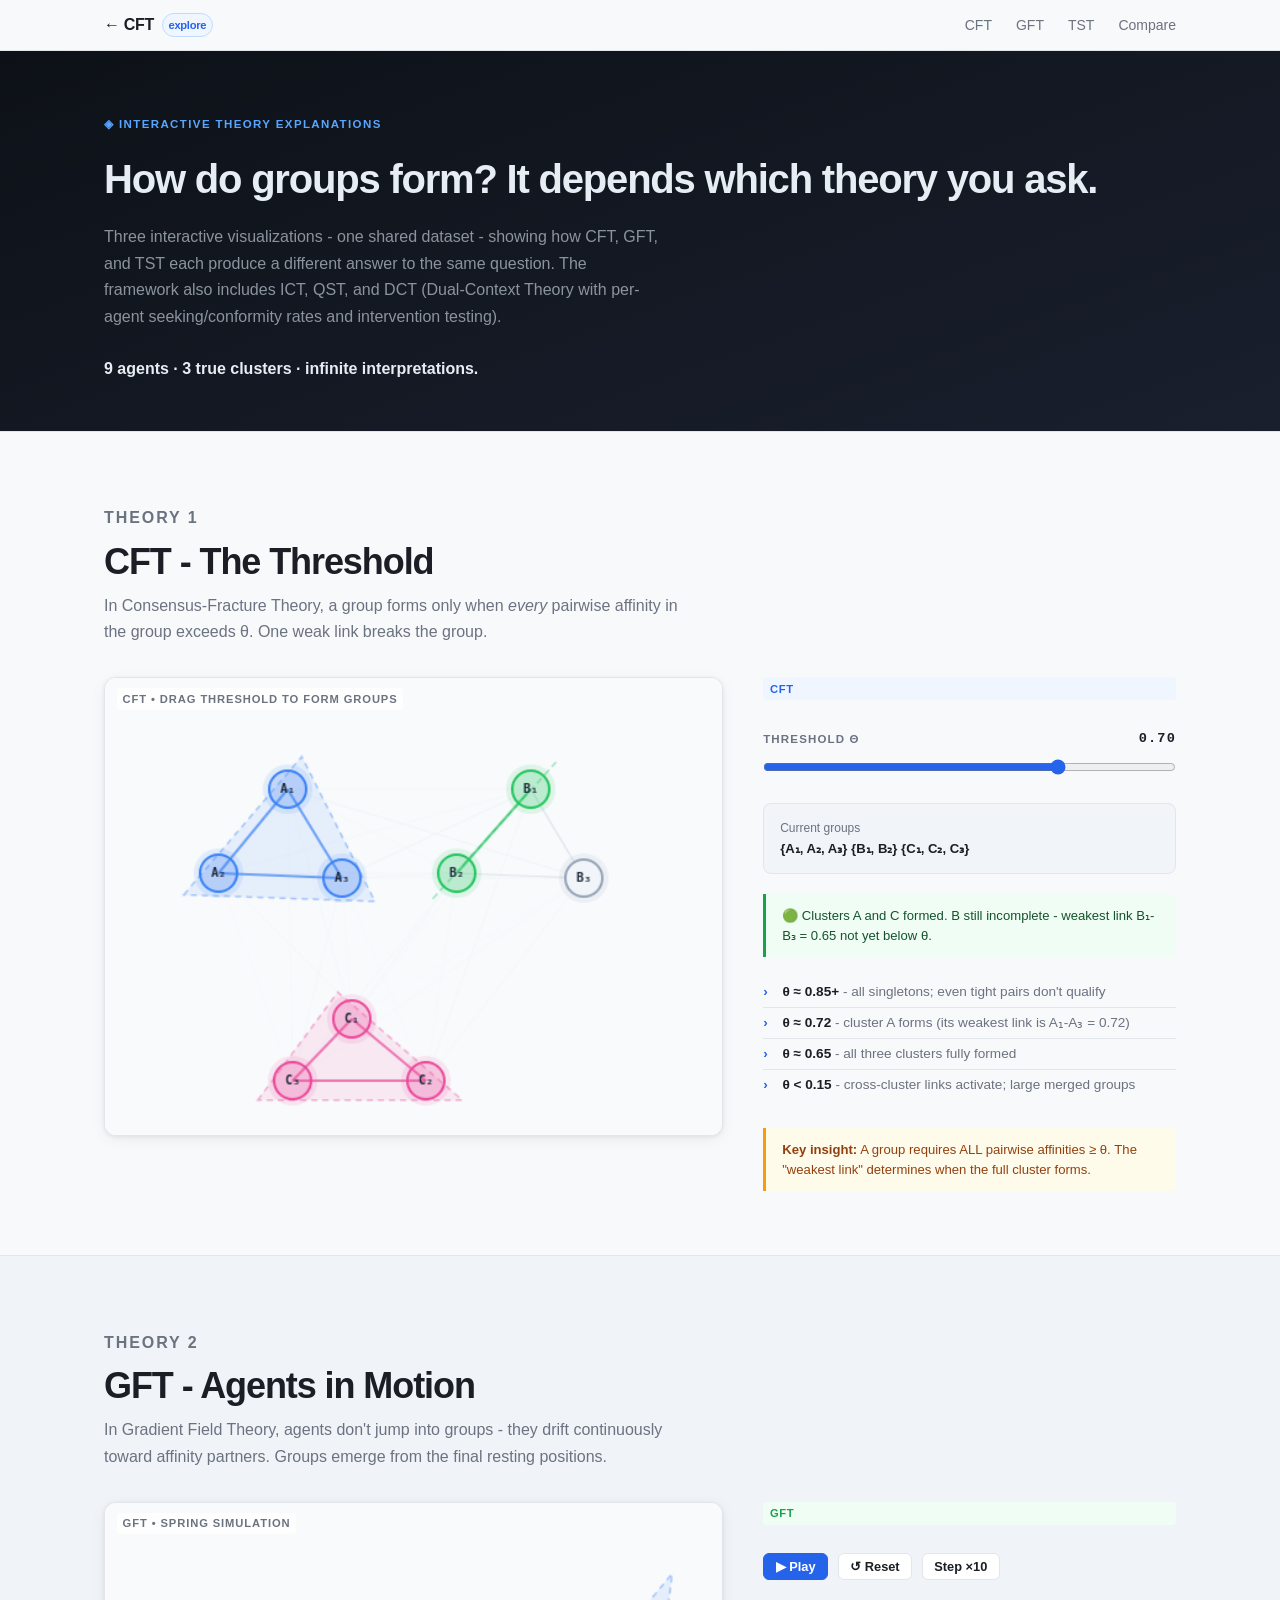
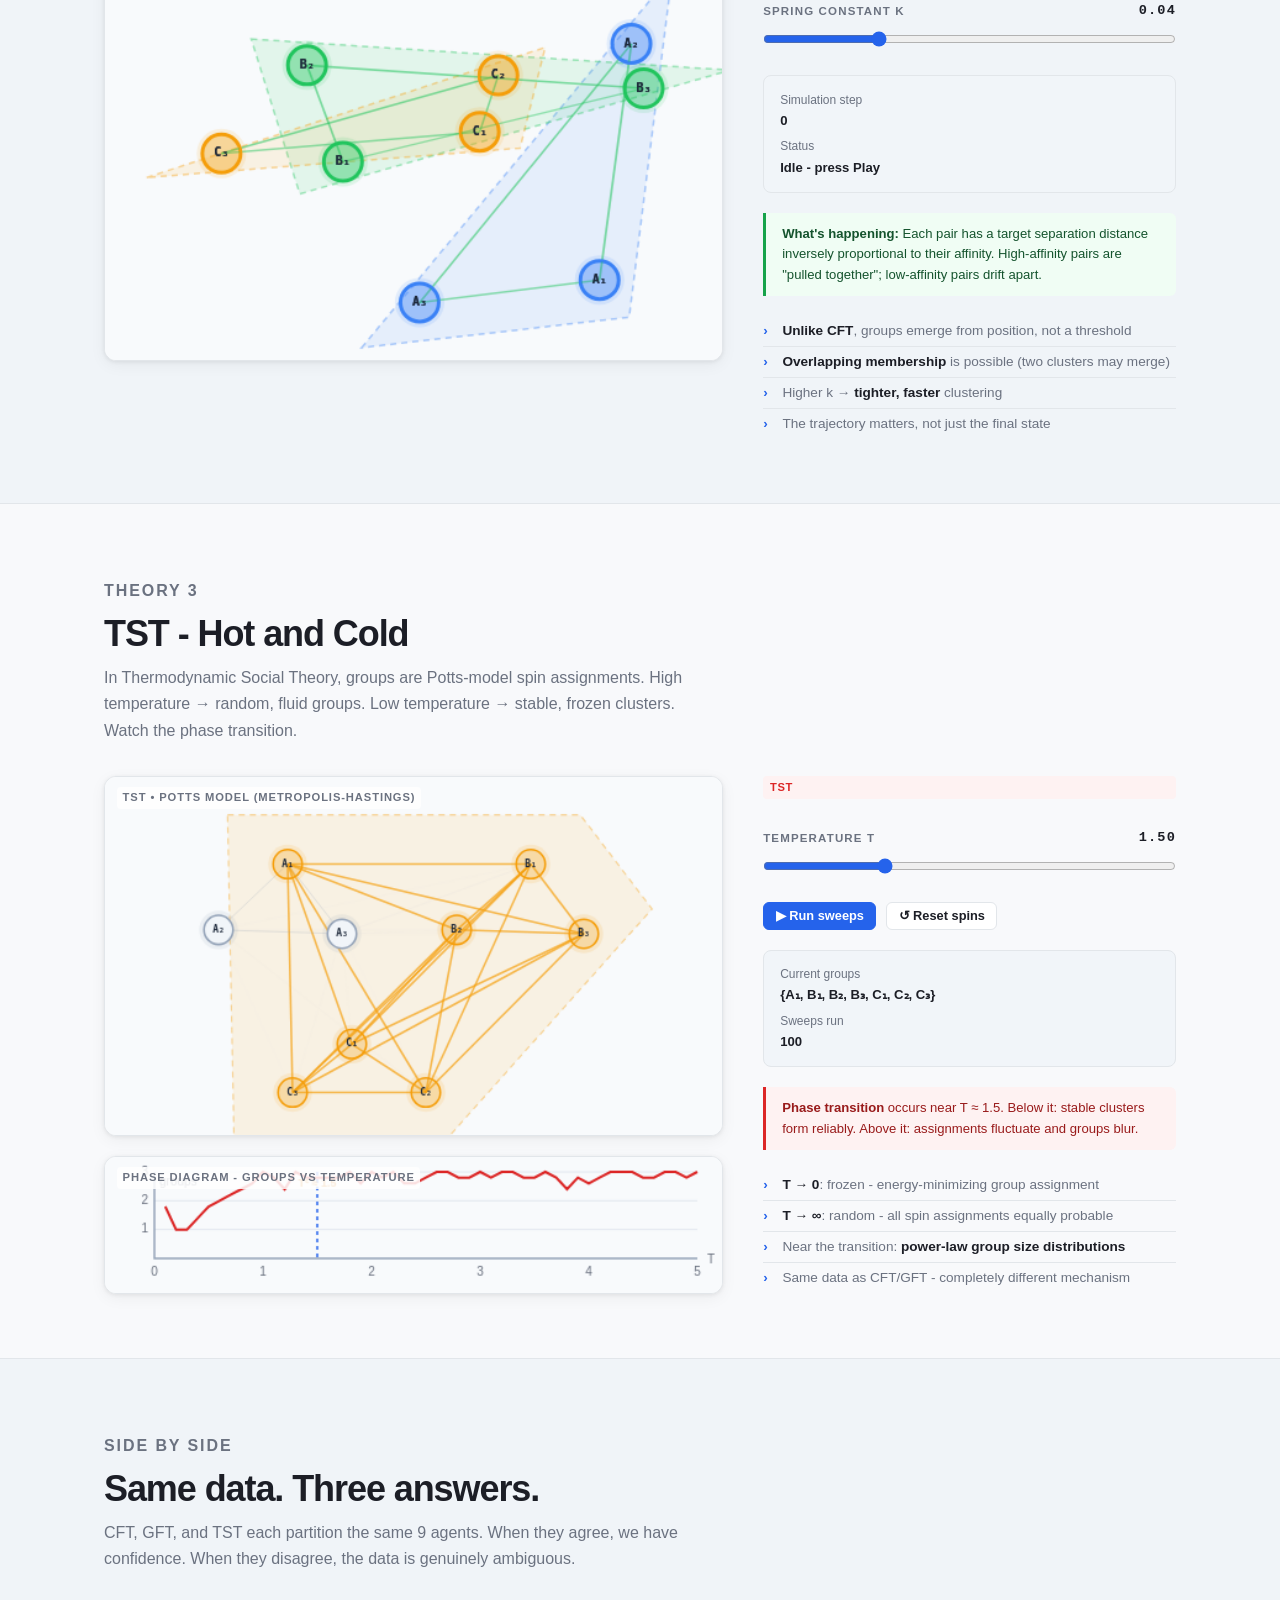
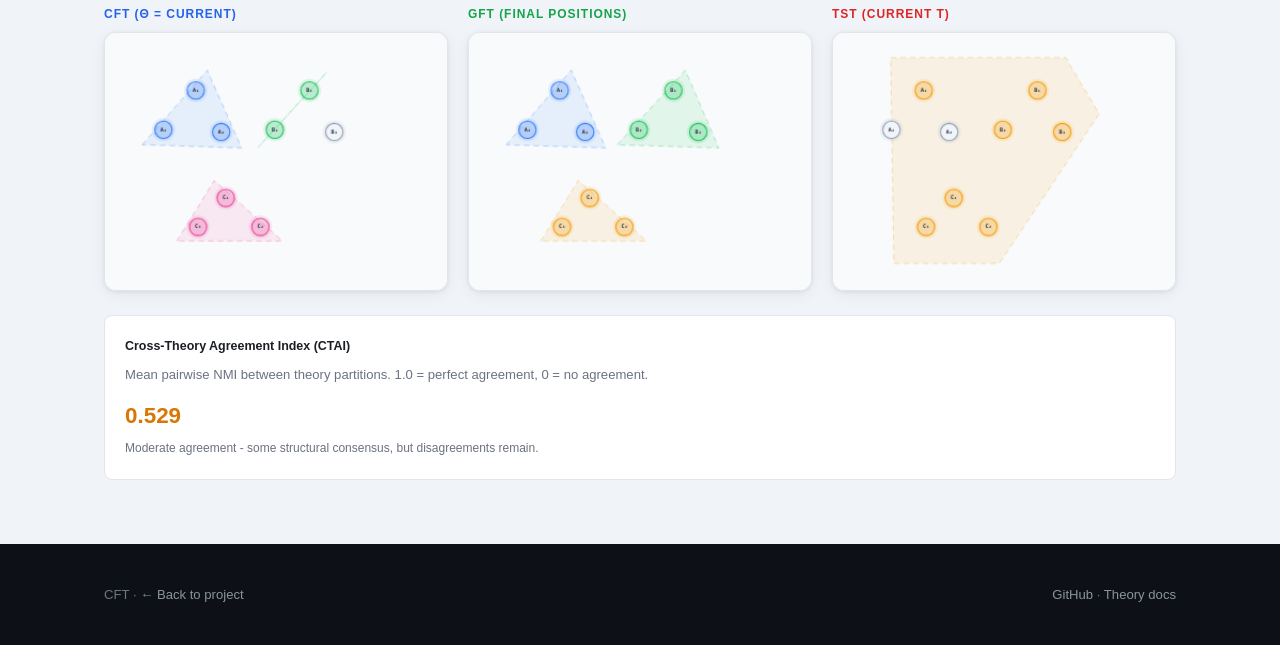
<file: docs/explore.html>
<!DOCTYPE html>
<html lang="en">
<head>
  <meta charset="UTF-8" />
  <meta name="viewport" content="width=device-width, initial-scale=1.0" />
  <title>Explore CFT - Interactive Theory Visualizations</title>
  <link rel="stylesheet" href="style.css" />
  <style>
    /* ── Explore-page overrides ─────────────────────────────────────── */
    .viz-hero {
      background: linear-gradient(160deg, #0d1117 0%, #1a1f2e 100%);
      color: #e6edf3;
      padding: 4rem 0 3rem;
    }
    .viz-hero h1 { font-size: clamp(1.8rem,4vw,2.5rem); font-weight: 800; letter-spacing:-.03em; margin-bottom:.75rem; }
    .viz-hero p  { color:#8b949e; max-width:560px; font-size:1rem; }

    .viz-section { padding: 4rem 0; }
    .viz-section + .viz-section { border-top: 1px solid var(--border); }
    .viz-section.dark {
      background: #f0f4f8;
    }

    .viz-layout {
      display: grid;
      grid-template-columns: 3fr 2fr;
      gap: 2.5rem;
      align-items: start;
    }
    @media(max-width:760px){ .viz-layout { grid-template-columns:1fr; } }

    .canvas-wrap {
      background: #fff;
      border: 1px solid var(--border);
      border-radius: 12px;
      overflow: hidden;
      box-shadow: var(--shadow);
      position: relative;
    }
    canvas { display:block; width:100%; }

    .canvas-label {
      position: absolute;
      top: .6rem; left: .75rem;
      font-size: .7rem; font-weight: 700;
      letter-spacing: .08em; text-transform: uppercase;
      color: var(--muted);
      background: rgba(255,255,255,.85);
      padding: .15em .5em; border-radius: 4px;
    }

    /* controls */
    .controls { display:flex; flex-direction:column; gap:1.25rem; }
    .ctrl-group {}
    .ctrl-label {
      font-size: .72rem; font-weight:700; text-transform:uppercase;
      letter-spacing:.1em; color:var(--muted); margin-bottom:.4rem;
      display:flex; justify-content:space-between; align-items:center;
    }
    .ctrl-val {
      font-family: "SF Mono", monospace;
      font-size: .85rem;
      font-weight: 700;
      color: var(--text);
    }
    input[type=range] {
      width: 100%;
      accent-color: var(--accent);
      cursor: pointer;
    }

    .stat-box {
      background: var(--code-bg);
      border: 1px solid var(--border);
      border-radius: 8px;
      padding: .9rem 1rem;
      font-size: .82rem;
      line-height: 1.6;
    }
    .stat-box strong { font-weight:700; color:var(--text); }
    .stat-box .lbl { color:var(--muted); font-size:.75rem; }

    .btn-row { display:flex; gap:.6rem; flex-wrap:wrap; }
    .btn-sm {
      padding: .4em .9em;
      border-radius: 6px;
      font-size: .8rem;
      font-weight: 600;
      cursor: pointer;
      border: 1px solid var(--border);
      background: var(--surface);
      color: var(--text);
    }
    .btn-sm.primary { background: var(--accent); color:#fff; border-color:var(--accent); }
    .btn-sm:hover { opacity:.85; }
    .btn-sm:active { transform: scale(.97); }

    .callout {
      border-left: 3px solid var(--accent);
      background: var(--accent-bg);
      padding: .7rem 1rem;
      border-radius: 0 6px 6px 0;
      font-size: .82rem;
      color: #1e3a8a;
      line-height: 1.55;
    }
    .callout strong { font-weight:700; }

    .theory-badge {
      display: inline-block;
      font-size: .7rem; font-weight:700; letter-spacing:.06em;
      text-transform: uppercase;
      padding: .2em .6em; border-radius: 4px;
      margin-bottom: .5rem;
    }

    .insight-list { list-style:none; padding:0; margin:0; }
    .insight-list li {
      padding: .3rem 0 .3rem 1.2rem;
      position: relative;
      font-size: .85rem;
      color: var(--muted);
      line-height: 1.5;
      border-bottom: 1px solid var(--border);
    }
    .insight-list li:last-child { border-bottom: none; }
    .insight-list li::before {
      content: "›";
      position: absolute; left: 0;
      color: var(--accent); font-weight: 700;
    }
    .insight-list li strong { color: var(--text); font-weight:700; }

    /* Group legend */
    .group-legend { display:flex; gap:.6rem; flex-wrap:wrap; margin-top:.5rem; }
    .gl-item { display:flex; align-items:center; gap:.35rem; font-size:.78rem; }
    .gl-dot { width:10px; height:10px; border-radius:50%; }
  </style>
</head>
<body>

<!-- Nav -->
<nav>
  <div class="container nav-inner">
    <a class="nav-brand" href="index.html" style="text-decoration:none">
      ← CFT <span class="badge">explore</span>
    </a>
    <ul class="nav-links">
      <li><a href="#cft">CFT</a></li>
      <li><a href="#gft">GFT</a></li>
      <li><a href="#tst">TST</a></li>
      <li><a href="#compare">Compare</a></li>
    </ul>
  </div>
</nav>

<!-- Hero -->
<section class="viz-hero">
  <div class="container">
    <p class="eyebrow" style="font-size:.72rem;font-weight:700;letter-spacing:.12em;text-transform:uppercase;color:#58a6ff;margin-bottom:.75rem;">
      ◈ Interactive Theory Explanations
    </p>
    <h1>How do groups form? It depends which theory you ask.</h1>
    <p>
      Three interactive visualizations - one shared dataset - showing how CFT,
      GFT, and TST each produce a different answer to the same question.
      The framework also includes ICT, QST, and DCT (Dual-Context Theory with
      per-agent seeking/conformity rates and intervention testing).
      <br><br>
      <strong style="color:#e6edf3">9 agents · 3 true clusters · infinite interpretations.</strong>
    </p>
  </div>
</section>


<!-- ══════════════════════════════════════════════════════════════
     INTERACTIVE 1 - CFT THRESHOLD
══════════════════════════════════════════════════════════════ -->
<section class="viz-section" id="cft">
  <div class="container">
    <div class="section-header" style="margin-bottom:2rem">
      <p class="section-label">Theory 1</p>
      <h2>CFT - The Threshold</h2>
      <p>
        In Consensus-Fracture Theory, a group forms only when
        <em>every</em> pairwise affinity in the group exceeds θ.
        One weak link breaks the group.
      </p>
    </div>

    <div class="viz-layout">
      <div class="canvas-wrap">
        <div class="canvas-label">CFT • drag threshold to form groups</div>
        <canvas id="cft-canvas" width="500" height="370"></canvas>
      </div>

      <div class="controls">
        <span class="theory-badge" style="background:#eff6ff;color:#2563eb">CFT</span>

        <div class="ctrl-group">
          <div class="ctrl-label">
            Threshold θ
            <span class="ctrl-val" id="cft-theta-val">0.70</span>
          </div>
          <input type="range" id="cft-theta" min="0.05" max="0.95" step="0.01" value="0.70" />
        </div>

        <div class="stat-box" id="cft-stats">
          <div class="lbl">Current groups</div>
          <strong id="cft-group-list">Loading…</strong>
        </div>

        <div class="callout" id="cft-callout">
          Drag the slider to see groups form and dissolve.
        </div>

        <ul class="insight-list">
          <li><strong>θ ≈ 0.85+</strong> - all singletons; even tight pairs don't qualify</li>
          <li><strong>θ ≈ 0.72</strong> - cluster A forms (its weakest link is A₁-A₃ = 0.72)</li>
          <li><strong>θ ≈ 0.65</strong> - all three clusters fully formed</li>
          <li><strong>θ &lt; 0.15</strong> - cross-cluster links activate; large merged groups</li>
        </ul>

        <div class="callout" style="border-color:#f59e0b;background:#fffbeb;color:#92400e;margin-top:.5rem;">
          <strong>Key insight:</strong> A group requires ALL pairwise affinities ≥ θ.
          The "weakest link" determines when the full cluster forms.
        </div>
      </div>
    </div>
  </div>
</section>


<!-- ══════════════════════════════════════════════════════════════
     INTERACTIVE 2 - GFT GRADIENT
══════════════════════════════════════════════════════════════ -->
<section class="viz-section dark" id="gft">
  <div class="container">
    <div class="section-header" style="margin-bottom:2rem">
      <p class="section-label">Theory 2</p>
      <h2>GFT - Agents in Motion</h2>
      <p>
        In Gradient Field Theory, agents don't jump into groups -
        they drift continuously toward affinity partners. Groups emerge from
        the final resting positions.
      </p>
    </div>

    <div class="viz-layout">
      <div class="canvas-wrap">
        <div class="canvas-label">GFT • spring simulation</div>
        <canvas id="gft-canvas" width="500" height="370"></canvas>
      </div>

      <div class="controls">
        <span class="theory-badge" style="background:#f0fdf4;color:#16a34a">GFT</span>

        <div class="btn-row">
          <button class="btn-sm primary" id="gft-play">▶ Play</button>
          <button class="btn-sm" id="gft-reset">↺ Reset</button>
          <button class="btn-sm" id="gft-step">Step ×10</button>
        </div>

        <div class="ctrl-group">
          <div class="ctrl-label">
            Spring constant k
            <span class="ctrl-val" id="gft-k-val">0.04</span>
          </div>
          <input type="range" id="gft-k" min="0.01" max="0.12" step="0.005" value="0.04" />
        </div>

        <div class="stat-box">
          <div class="lbl">Simulation step</div>
          <strong id="gft-step-count">0</strong>
          <div class="lbl" style="margin-top:.4rem;">Status</div>
          <strong id="gft-status">Idle - press Play</strong>
        </div>

        <div class="callout" style="border-color:#16a34a;background:#f0fdf4;color:#14532d;">
          <strong>What's happening:</strong> Each pair has a target separation distance
          inversely proportional to their affinity.
          High-affinity pairs are "pulled together"; low-affinity pairs drift apart.
        </div>

        <ul class="insight-list">
          <li><strong>Unlike CFT</strong>, groups emerge from position, not a threshold</li>
          <li><strong>Overlapping membership</strong> is possible (two clusters may merge)</li>
          <li>Higher k → <strong>tighter, faster</strong> clustering</li>
          <li>The trajectory matters, not just the final state</li>
        </ul>
      </div>
    </div>
  </div>
</section>


<!-- ══════════════════════════════════════════════════════════════
     INTERACTIVE 3 - TST TEMPERATURE
══════════════════════════════════════════════════════════════ -->
<section class="viz-section" id="tst">
  <div class="container">
    <div class="section-header" style="margin-bottom:2rem">
      <p class="section-label">Theory 3</p>
      <h2>TST - Hot and Cold</h2>
      <p>
        In Thermodynamic Social Theory, groups are Potts-model spin assignments.
        High temperature → random, fluid groups. Low temperature → stable, frozen clusters.
        Watch the phase transition.
      </p>
    </div>

    <div class="viz-layout">
      <div>
        <div class="canvas-wrap" style="margin-bottom:1.25rem">
          <div class="canvas-label">TST • Potts model (Metropolis-Hastings)</div>
          <canvas id="tst-canvas" width="500" height="290"></canvas>
        </div>
        <div class="canvas-wrap">
          <div class="canvas-label">phase diagram - groups vs temperature</div>
          <canvas id="tst-phase" width="500" height="110"></canvas>
        </div>
      </div>

      <div class="controls">
        <span class="theory-badge" style="background:#fef2f2;color:#dc2626">TST</span>

        <div class="ctrl-group">
          <div class="ctrl-label">
            Temperature T
            <span class="ctrl-val" id="tst-temp-val">1.50</span>
          </div>
          <input type="range" id="tst-temp" min="0.1" max="5.0" step="0.05" value="1.5" />
        </div>

        <div class="btn-row">
          <button class="btn-sm primary" id="tst-run">▶ Run sweeps</button>
          <button class="btn-sm" id="tst-reset">↺ Reset spins</button>
        </div>

        <div class="stat-box">
          <div class="lbl">Current groups</div>
          <strong id="tst-group-list">-</strong>
          <div class="lbl" style="margin-top:.4rem;">Sweeps run</div>
          <strong id="tst-sweep-count">0</strong>
        </div>

        <div class="callout" style="border-color:#dc2626;background:#fef2f2;color:#991b1b;">
          <strong>Phase transition</strong> occurs near T ≈ 1.5.
          Below it: stable clusters form reliably.
          Above it: assignments fluctuate and groups blur.
        </div>

        <ul class="insight-list">
          <li><strong>T → 0</strong>: frozen - energy-minimizing group assignment</li>
          <li><strong>T → ∞</strong>: random - all spin assignments equally probable</li>
          <li>Near the transition: <strong>power-law group size distributions</strong></li>
          <li>Same data as CFT/GFT - completely different mechanism</li>
        </ul>
      </div>
    </div>
  </div>
</section>


<!-- ══════════════════════════════════════════════════════════════
     COMPARE SIDE-BY-SIDE
══════════════════════════════════════════════════════════════ -->
<section class="viz-section dark" id="compare">
  <div class="container">
    <div class="section-header" style="margin-bottom:2rem">
      <p class="section-label">Side by Side</p>
      <h2>Same data. Three answers.</h2>
      <p>
        CFT, GFT, and TST each partition the same 9 agents.
        When they agree, we have confidence. When they disagree,
        the data is genuinely ambiguous.
      </p>
    </div>

    <div style="display:grid;grid-template-columns:repeat(3,1fr);gap:1.25rem;">
      <div>
        <div style="font-size:.75rem;font-weight:700;color:#2563eb;text-transform:uppercase;letter-spacing:.08em;margin-bottom:.5rem;">CFT (θ = current)</div>
        <div class="canvas-wrap">
          <canvas id="cmp-cft" width="320" height="240"></canvas>
        </div>
      </div>
      <div>
        <div style="font-size:.75rem;font-weight:700;color:#16a34a;text-transform:uppercase;letter-spacing:.08em;margin-bottom:.5rem;">GFT (final positions)</div>
        <div class="canvas-wrap">
          <canvas id="cmp-gft" width="320" height="240"></canvas>
        </div>
      </div>
      <div>
        <div style="font-size:.75rem;font-weight:700;color:#dc2626;text-transform:uppercase;letter-spacing:.08em;margin-bottom:.5rem;">TST (current T)</div>
        <div class="canvas-wrap">
          <canvas id="cmp-tst" width="320" height="240"></canvas>
        </div>
      </div>
    </div>

    <div style="margin-top:1.5rem;background:var(--surface);border:1px solid var(--border);border-radius:8px;padding:1.25rem;">
      <div style="font-size:.78rem;font-weight:700;margin-bottom:.5rem;">Cross-Theory Agreement Index (CTAI)</div>
      <div style="font-size:.82rem;color:var(--muted);margin-bottom:.75rem;">
        Mean pairwise NMI between theory partitions. 1.0 = perfect agreement, 0 = no agreement.
      </div>
      <div style="font-size:1.4rem;font-weight:800;" id="ctai-display">-</div>
      <div style="font-size:.75rem;color:var(--muted);margin-top:.25rem;" id="ctai-label"></div>
    </div>
  </div>
</section>


<!-- Footer -->
<footer>
  <div class="container footer-inner">
    <span>CFT · <a href="index.html">← Back to project</a></span>
    <span>
      <a href="https://github.com/rivirside/cft" target="_blank">GitHub</a> ·
      <a href="https://github.com/rivirside/cft/blob/main/THEORIES.md" target="_blank">Theory docs</a>
    </span>
  </div>
</footer>


<script>
// ══════════════════════════════════════════════════════════════════════
// SHARED DATA
// ══════════════════════════════════════════════════════════════════════

const N = 9;
const LABELS = ['A₁','A₂','A₃','B₁','B₂','B₃','C₁','C₂','C₃'];

// Affinity matrix - symmetric, values in [0,1]
// Three natural clusters (A=0-2, B=3-5, C=6-8) with low cross-cluster affinity
const AFF = [
  [1.00, 0.88, 0.72, 0.12, 0.08, 0.15, 0.10, 0.05, 0.08],
  [0.88, 1.00, 0.80, 0.10, 0.12, 0.08, 0.05, 0.12, 0.06],
  [0.72, 0.80, 1.00, 0.15, 0.10, 0.12, 0.08, 0.06, 0.10],
  [0.12, 0.10, 0.15, 1.00, 0.82, 0.65, 0.08, 0.12, 0.05],
  [0.08, 0.12, 0.10, 0.82, 1.00, 0.78, 0.12, 0.08, 0.10],
  [0.15, 0.08, 0.12, 0.65, 0.78, 1.00, 0.06, 0.10, 0.08],
  [0.10, 0.05, 0.08, 0.08, 0.12, 0.06, 1.00, 0.75, 0.70],
  [0.05, 0.12, 0.06, 0.12, 0.08, 0.10, 0.75, 1.00, 0.83],
  [0.08, 0.06, 0.10, 0.05, 0.10, 0.08, 0.70, 0.83, 1.00],
];

// Fixed positions for CFT / TST (three-cluster layout)
const FIXED_POS = [
  {x:148,y:90},  {x:92,y:158},  {x:192,y:162},  // A cluster
  {x:345,y:90},  {x:285,y:158}, {x:388,y:162},   // B cluster
  {x:200,y:276}, {x:260,y:326}, {x:152,y:326},   // C cluster
];

const GRP_COLORS = ['#3b82f6','#22c55e','#f59e0b','#ec4899','#8b5cf6','#14b8a6'];

// ══════════════════════════════════════════════════════════════════════
// ALGORITHMS
// ══════════════════════════════════════════════════════════════════════

// CFT: greedy clique cover
function cft_groups(threshold) {
  const assigned = new Array(N).fill(false);
  const groups = [];
  for (let i = 0; i < N; i++) {
    if (assigned[i]) continue;
    const g = [i];
    for (let j = i + 1; j < N; j++) {
      if (!assigned[j] && g.every(k => AFF[k][j] >= threshold)) g.push(j);
    }
    groups.push(g);
    g.forEach(k => assigned[k] = true);
  }
  return groups;
}

// TST: Potts model state
let tst_spins = Array.from({length: N}, (_, i) => i % 3);
let tst_sweeps = 0;

function tst_reset() {
  tst_spins = Array.from({length: N}, (_, i) => i % 3);
  tst_sweeps = 0;
}

function tst_step(temperature, n_sweeps = 20) {
  for (let sw = 0; sw < n_sweeps; sw++) {
    for (let i = 0; i < N; i++) {
      const oldS = tst_spins[i];
      const newS = Math.floor(Math.random() * 3);
      if (newS === oldS) continue;
      let dE = 0;
      for (let j = 0; j < N; j++) {
        if (j === i) continue;
        if (tst_spins[j] === oldS) dE += AFF[i][j];
        if (tst_spins[j] === newS) dE -= AFF[i][j];
      }
      if (dE <= 0 || Math.random() < Math.exp(-dE / temperature)) {
        tst_spins[i] = newS;
      }
    }
  }
  tst_sweeps += n_sweeps;
}

function tst_groups() {
  const map = {};
  tst_spins.forEach((s, i) => { if (!map[s]) map[s] = []; map[s].push(i); });
  return Object.values(map).filter(g => g.length > 0);
}

// GFT: spring simulation
let gft_pos = [];
let gft_steps = 0;
let gft_k = 0.04;
let gft_anim = null;
let gft_running = false;

function gft_reset() {
  gft_pos = Array.from({length: N}, () => ({
    x: 55 + Math.random() * 390,
    y: 40 + Math.random() * 290,
  }));
  gft_steps = 0;
  gft_running = false;
  if (gft_anim) { cancelAnimationFrame(gft_anim); gft_anim = null; }
}

function gft_step_once() {
  const forces = Array.from({length: N}, () => ({x: 0, y: 0}));
  for (let i = 0; i < N; i++) {
    // Soft center gravity
    forces[i].x += (250 - gft_pos[i].x) * 0.003;
    forces[i].y += (185 - gft_pos[i].y) * 0.003;
    for (let j = i + 1; j < N; j++) {
      const dx = gft_pos[j].x - gft_pos[i].x;
      const dy = gft_pos[j].y - gft_pos[i].y;
      const dist = Math.sqrt(dx * dx + dy * dy) + 0.5;
      // Target separation inversely proportional to affinity
      const target = 30 + 200 * (1 - AFF[i][j]);
      const spring = gft_k * (dist - target) / dist;
      forces[i].x += spring * dx;
      forces[i].y += spring * dy;
      forces[j].x -= spring * dx;
      forces[j].y -= spring * dy;
    }
  }
  gft_pos = gft_pos.map((p, i) => ({
    x: Math.max(28, Math.min(472, p.x + forces[i].x)),
    y: Math.max(28, Math.min(342, p.y + forces[i].y)),
  }));
  gft_steps++;
}

// K-means-style GFT group detection (3 clusters from positions)
function gft_groups_from_pos() {
  // Simple: use 3 cluster seeds and assign each agent to nearest
  // Seeds: centroid of known true clusters (close to expected final positions)
  const pos = gft_pos;
  if (gft_steps < 5) {
    return [[0,1,2],[3,4,5],[6,7,8]]; // placeholder
  }
  // Run k-means with k=3
  let centers = [0,3,6].map(i => ({x: pos[i].x, y: pos[i].y}));
  for (let iter = 0; iter < 10; iter++) {
    const assigns = pos.map(p => {
      let best = 0, bestD = Infinity;
      centers.forEach((c, ci) => {
        const d = (p.x-c.x)**2 + (p.y-c.y)**2;
        if (d < bestD) { bestD = d; best = ci; }
      });
      return best;
    });
    centers = centers.map((_, ci) => {
      const members = pos.filter((_, i) => assigns[i] === ci);
      if (members.length === 0) return centers[ci];
      return {
        x: members.reduce((s,p) => s + p.x, 0) / members.length,
        y: members.reduce((s,p) => s + p.y, 0) / members.length,
      };
    });
    const groups = [0,1,2].map(ci => pos.map((_,i) => i).filter(i => assigns[i] === ci));
    // Check if any cluster is empty, bail if so
    if (groups.some(g => g.length === 0)) continue;
  }
  const finalAssigns = pos.map(p => {
    let best = 0, bestD = Infinity;
    centers.forEach((c, ci) => {
      const d = (p.x-c.x)**2 + (p.y-c.y)**2;
      if (d < bestD) { bestD = d; best = ci; }
    });
    return best;
  });
  const groups = [0,1,2].map(ci => finalAssigns.map((_,i)=>i).filter(i=>finalAssigns[i]===ci));
  return groups.filter(g => g.length > 0);
}

// ══════════════════════════════════════════════════════════════════════
// NMI HELPER (for CTAI computation)
// ══════════════════════════════════════════════════════════════════════

function groups_to_labels(groups) {
  const labels = new Array(N).fill(-1);
  groups.forEach((g, gi) => g.forEach(i => labels[i] = gi));
  return labels;
}

function nmi(g1, g2) {
  const l1 = groups_to_labels(g1);
  const l2 = groups_to_labels(g2);
  const n = N;
  const k1 = Math.max(...l1) + 1;
  const k2 = Math.max(...l2) + 1;
  const cont = Array.from({length:k1}, () => new Array(k2).fill(0));
  l1.forEach((a, i) => cont[a][l2[i]]++);
  let mi = 0;
  for (let a = 0; a < k1; a++) {
    for (let b = 0; b < k2; b++) {
      if (cont[a][b] === 0) continue;
      const na = cont[a].reduce((s,x)=>s+x,0);
      const nb = cont.reduce((s,row)=>s+row[b],0);
      mi += (cont[a][b]/n) * Math.log((n * cont[a][b]) / (na * nb));
    }
  }
  const h1 = -[...Array(k1)].map((_,a)=>cont[a].reduce((s,x)=>s+x,0)/n).filter(p=>p>0).reduce((s,p)=>s+p*Math.log(p),0);
  const h2 = -[...Array(k2)].map((_,b)=>cont.reduce((s,row)=>s+row[b]/n,0)).filter(p=>p>0).reduce((s,p)=>s+p*Math.log(p),0);
  if (h1 + h2 === 0) return 1;
  return 2 * mi / (h1 + h2);
}

function ctai(groups_list) {
  if (groups_list.length < 2) return 1;
  const pairs = [];
  for (let i = 0; i < groups_list.length; i++)
    for (let j = i+1; j < groups_list.length; j++)
      pairs.push(nmi(groups_list[i], groups_list[j]));
  return pairs.reduce((s,x)=>s+x,0) / pairs.length;
}

// ══════════════════════════════════════════════════════════════════════
// DRAWING
// ══════════════════════════════════════════════════════════════════════

function hexToRgb(hex) {
  const r = parseInt(hex.slice(1,3),16);
  const g = parseInt(hex.slice(3,5),16);
  const b = parseInt(hex.slice(5,7),16);
  return {r,g,b};
}

function drawScene(ctx, positions, groups, options = {}) {
  const {
    width = ctx.canvas.width,
    height = ctx.canvas.height,
    threshold = null,
    showEdges = true,
    scale = 1,
  } = options;

  ctx.clearRect(0, 0, width, height);

  // Background
  ctx.fillStyle = '#f8fafc';
  ctx.fillRect(0, 0, width, height);

  // Assign group index
  const groupOf = new Array(N).fill(-1);
  groups.forEach((g, gi) => g.forEach(i => groupOf[i] = gi));

  // Draw group hulls (convex hull + padding)
  groups.forEach((g, gi) => {
    if (g.length < 2) return;
    const color = GRP_COLORS[gi % GRP_COLORS.length];
    const pts = g.map(i => positions[i]);
    const hull = convexHull(pts);
    const cx = hull.reduce((s,p)=>s+p.x,0)/hull.length;
    const cy = hull.reduce((s,p)=>s+p.y,0)/hull.length;
    const expanded = hull.map(p => ({
      x: cx + (p.x - cx) * 1.35 + Math.sign(p.x - cx) * 10,
      y: cy + (p.y - cy) * 1.35 + Math.sign(p.y - cy) * 10,
    }));
    const rgb = hexToRgb(color);
    ctx.beginPath();
    if (expanded.length === 1) {
      ctx.arc(expanded[0].x, expanded[0].y, 30, 0, 2*Math.PI);
    } else {
      ctx.moveTo(expanded[0].x, expanded[0].y);
      expanded.forEach(p => ctx.lineTo(p.x, p.y));
    }
    ctx.closePath();
    ctx.fillStyle = `rgba(${rgb.r},${rgb.g},${rgb.b},0.10)`;
    ctx.fill();
    ctx.strokeStyle = `rgba(${rgb.r},${rgb.g},${rgb.b},0.40)`;
    ctx.lineWidth = 1.5 * scale;
    ctx.setLineDash([5,4]);
    ctx.stroke();
    ctx.setLineDash([]);
  });

  // Draw edges
  if (showEdges) {
    for (let i = 0; i < N; i++) {
      for (let j = i + 1; j < N; j++) {
        const aff = AFF[i][j];
        if (aff < 0.05) continue;
        const qualified = threshold !== null && aff >= threshold;
        const sameGroup = groupOf[i] !== -1 && groupOf[i] === groupOf[j] && groups[groupOf[i]].length > 1;
        const alpha = sameGroup ? 0.7 : Math.min(0.25, aff * 1.5);
        const lw = sameGroup ? 2.0 * scale : Math.min(1.2, aff * 2) * scale;
        const color = sameGroup
          ? GRP_COLORS[groupOf[i] % GRP_COLORS.length]
          : '#94a3b8';
        ctx.beginPath();
        ctx.moveTo(positions[i].x, positions[i].y);
        ctx.lineTo(positions[j].x, positions[j].y);
        const rgb = hexToRgb(color[0] === '#' ? color : '#94a3b8');
        ctx.strokeStyle = color[0] === '#'
          ? `rgba(${rgb.r},${rgb.g},${rgb.b},${alpha})`
          : `rgba(148,163,184,${alpha})`;
        ctx.lineWidth = lw;
        ctx.stroke();
      }
    }
  }

  // Draw nodes
  for (let i = 0; i < N; i++) {
    const gi = groupOf[i];
    const inGroup = gi >= 0 && groups[gi].length > 1;
    const color = inGroup ? GRP_COLORS[gi % GRP_COLORS.length] : '#94a3b8';
    const r = hexToRgb(color);
    const p = positions[i];

    // Outer glow
    ctx.beginPath();
    ctx.arc(p.x, p.y, 20 * scale, 0, 2*Math.PI);
    ctx.fillStyle = `rgba(${r.r},${r.g},${r.b},0.12)`;
    ctx.fill();

    // Main circle
    ctx.beginPath();
    ctx.arc(p.x, p.y, 15 * scale, 0, 2*Math.PI);
    ctx.fillStyle = inGroup ? `rgba(${r.r},${r.g},${r.b},0.18)` : '#f1f5f9';
    ctx.fill();
    ctx.strokeStyle = color;
    ctx.lineWidth = 2 * scale;
    ctx.stroke();

    // Label
    ctx.fillStyle = '#1e293b';
    ctx.font = `bold ${Math.round(10 * scale)}px "SF Mono", monospace`;
    ctx.textAlign = 'center';
    ctx.textBaseline = 'middle';
    ctx.fillText(LABELS[i], p.x, p.y);
  }
}

// Gift-wrapping convex hull
function convexHull(points) {
  if (points.length <= 2) return points.slice();
  let start = points.reduce((a,b) => b.x < a.x ? b : a);
  const hull = [];
  let cur = start;
  do {
    hull.push(cur);
    let nxt = points[0];
    for (const p of points) {
      if (p === cur) continue;
      const cross = (nxt.x-cur.x)*(p.y-cur.y) - (nxt.y-cur.y)*(p.x-cur.x);
      if (nxt === cur || cross < 0) nxt = p;
    }
    cur = nxt;
  } while (cur !== start && hull.length < points.length + 1);
  return hull;
}

function groupsLabel(groups) {
  return groups
    .filter(g => g.length > 1)
    .map((g, i) => `{${g.map(j=>LABELS[j]).join(', ')}}`)
    .join('  ') || 'all singletons';
}

// ══════════════════════════════════════════════════════════════════════
// INTERACTIVE 1: CFT
// ══════════════════════════════════════════════════════════════════════

const cftCanvas = document.getElementById('cft-canvas');
const cftCtx = cftCanvas.getContext('2d');
const cftSlider = document.getElementById('cft-theta');
const cftThetaVal = document.getElementById('cft-theta-val');
const cftGroupList = document.getElementById('cft-group-list');
const cftCallout = document.getElementById('cft-callout');

function renderCFT() {
  const theta = parseFloat(cftSlider.value);
  cftThetaVal.textContent = theta.toFixed(2);
  const groups = cft_groups(theta);
  const nGroups = groups.length;
  const nonSingle = groups.filter(g=>g.length>1).length;
  cftGroupList.textContent = groupsLabel(groups);

  // Dynamic callout
  if (theta >= 0.85) {
    cftCallout.textContent = '🔴 All singletons - threshold too high for any pair to qualify.';
    cftCallout.style.borderColor = '#dc2626';
    cftCallout.style.background = '#fef2f2';
    cftCallout.style.color = '#991b1b';
  } else if (theta >= 0.72) {
    cftCallout.textContent = '🟡 Some pairs form, but weakest links prevent full clusters. A₁-A₃ = 0.72 is the bottleneck for cluster A.';
    cftCallout.style.borderColor = '#f59e0b';
    cftCallout.style.background = '#fffbeb';
    cftCallout.style.color = '#92400e';
  } else if (theta >= 0.65) {
    cftCallout.textContent = '🟢 Clusters A and C formed. B still incomplete - weakest link B₁-B₃ = 0.65 not yet below θ.';
    cftCallout.style.borderColor = '#16a34a';
    cftCallout.style.background = '#f0fdf4';
    cftCallout.style.color = '#14532d';
  } else if (theta >= 0.15) {
    cftCallout.textContent = '✅ All three clusters fully formed. Cross-cluster links (approx 0.05-0.15) still below threshold.';
    cftCallout.style.borderColor = '#2563eb';
    cftCallout.style.background = '#eff6ff';
    cftCallout.style.color = '#1e3a8a';
  } else {
    cftCallout.textContent = '⚠️ Cross-cluster affinities now qualify - clusters merging into larger groups.';
    cftCallout.style.borderColor = '#7c3aed';
    cftCallout.style.background = '#f5f3ff';
    cftCallout.style.color = '#4c1d95';
  }

  drawScene(cftCtx, FIXED_POS, groups, { threshold: theta, width: 500, height: 370 });
  renderCompare();
}

cftSlider.addEventListener('input', renderCFT);

// ══════════════════════════════════════════════════════════════════════
// INTERACTIVE 2: GFT
// ══════════════════════════════════════════════════════════════════════

const gftCanvas = document.getElementById('gft-canvas');
const gftCtx = gftCanvas.getContext('2d');
const gftPlayBtn = document.getElementById('gft-play');
const gftResetBtn = document.getElementById('gft-reset');
const gftStepBtn = document.getElementById('gft-step');
const gftKSlider = document.getElementById('gft-k');
const gftKVal = document.getElementById('gft-k-val');
const gftStepCount = document.getElementById('gft-step-count');
const gftStatus = document.getElementById('gft-status');

function renderGFT() {
  const groups = gft_groups_from_pos();
  drawScene(gftCtx, gft_pos, groups, {
    width: 500, height: 370, showEdges: false
  });
  // Draw spring lines
  for (let i = 0; i < N; i++) {
    for (let j = i+1; j < N; j++) {
      if (AFF[i][j] < 0.25) continue;
      const alpha = Math.min(0.55, AFF[i][j] * 0.7);
      gftCtx.beginPath();
      gftCtx.moveTo(gft_pos[i].x, gft_pos[i].y);
      gftCtx.lineTo(gft_pos[j].x, gft_pos[j].y);
      gftCtx.strokeStyle = `rgba(34,197,94,${alpha})`;
      gftCtx.lineWidth = AFF[i][j] * 2;
      gftCtx.stroke();
    }
  }
  // Redraw nodes on top
  for (let i = 0; i < N; i++) {
    const p = gft_pos[i];
    const groups2 = gft_groups_from_pos();
    const gi = groups2.findIndex(g => g.includes(i));
    const color = gi >= 0 ? GRP_COLORS[gi % GRP_COLORS.length] : '#94a3b8';
    const r = hexToRgb(color);
    ctx_dot(gftCtx, p.x, p.y, LABELS[i], color);
  }
  gftStepCount.textContent = gft_steps;
  renderCompare();
}

function ctx_dot(ctx, x, y, label, color) {
  const r = hexToRgb(color);
  ctx.beginPath();
  ctx.arc(x, y, 16, 0, 2*Math.PI);
  ctx.fillStyle = `rgba(${r.r},${r.g},${r.b},0.18)`;
  ctx.fill();
  ctx.strokeStyle = color;
  ctx.lineWidth = 2;
  ctx.stroke();
  ctx.fillStyle = '#1e293b';
  ctx.font = 'bold 10px "SF Mono", monospace';
  ctx.textAlign = 'center';
  ctx.textBaseline = 'middle';
  ctx.fillText(label, x, y);
}

gftPlayBtn.addEventListener('click', () => {
  if (gft_running) {
    gft_running = false;
    cancelAnimationFrame(gft_anim);
    gftPlayBtn.textContent = '▶ Play';
    gftStatus.textContent = `Paused at step ${gft_steps}`;
  } else {
    gft_running = true;
    gftPlayBtn.textContent = '⏸ Pause';
    gftStatus.textContent = 'Running…';
    (function loop() {
      if (!gft_running) return;
      for (let i = 0; i < 4; i++) gft_step_once();
      renderGFT();
      if (gft_steps < 400) {
        gft_anim = requestAnimationFrame(loop);
      } else {
        gft_running = false;
        gftPlayBtn.textContent = '▶ Play';
        gftStatus.textContent = `Converged at step ${gft_steps}`;
      }
    })();
  }
});

gftResetBtn.addEventListener('click', () => {
  gft_running = false;
  if (gft_anim) cancelAnimationFrame(gft_anim);
  gftPlayBtn.textContent = '▶ Play';
  gft_k = parseFloat(gftKSlider.value);
  gft_reset();
  gftStatus.textContent = 'Reset - press Play';
  renderGFT();
});

gftStepBtn.addEventListener('click', () => {
  for (let i = 0; i < 10; i++) gft_step_once();
  gftStatus.textContent = `Step ${gft_steps}`;
  renderGFT();
});

gftKSlider.addEventListener('input', () => {
  gft_k = parseFloat(gftKSlider.value);
  gftKVal.textContent = gft_k.toFixed(3);
});

// ══════════════════════════════════════════════════════════════════════
// INTERACTIVE 3: TST
// ══════════════════════════════════════════════════════════════════════

const tstCanvas = document.getElementById('tst-canvas');
const tstCtx = tstCanvas.getContext('2d');
const tstPhaseCanvas = document.getElementById('tst-phase');
const tstPhaseCtx = tstPhaseCanvas.getContext('2d');
const tstTempSlider = document.getElementById('tst-temp');
const tstTempVal = document.getElementById('tst-temp-val');
const tstGroupList = document.getElementById('tst-group-list');
const tstSweepCount = document.getElementById('tst-sweep-count');
let tst_anim = null;

function renderTST() {
  const temp = parseFloat(tstTempSlider.value);
  tstTempVal.textContent = temp.toFixed(2);
  const groups = tst_groups();
  tstGroupList.textContent = groupsLabel(groups);
  tstSweepCount.textContent = tst_sweeps;

  // Draw on smaller canvas (height 290)
  tstCtx.clearRect(0,0,500,290);
  tstCtx.fillStyle = '#f8fafc';
  tstCtx.fillRect(0,0,500,290);

  // Scale positions to fit
  const scale = 290/370;
  const scaledPos = FIXED_POS.map(p => ({x: p.x, y: p.y * scale}));
  drawScene(tstCtx, scaledPos, groups, {width:500, height:290, scale});
  renderCompare();
}

// Pre-compute phase diagram
const PHASE_TEMPS = [];
const PHASE_NGROUPS = [];
(function precomputePhase() {
  for (let t = 0.1; t <= 5.0; t += 0.1) {
    PHASE_TEMPS.push(parseFloat(t.toFixed(1)));
    // Run multiple seeds and average
    let total = 0;
    for (let seed = 0; seed < 5; seed++) {
      tst_reset();
      tst_step(t, 80);
      total += tst_groups().length;
    }
    PHASE_NGROUPS.push(total / 5);
  }
  tst_reset(); // restore
})();

function renderPhaseDiagram() {
  const ctx = tstPhaseCtx;
  const W = 500, H = 110;
  ctx.clearRect(0,0,W,H);
  ctx.fillStyle = '#f8fafc';
  ctx.fillRect(0,0,W,H);

  const pad = {l:40, r:20, t:12, b:28};
  const iw = W - pad.l - pad.r;
  const ih = H - pad.t - pad.b;

  // Grid
  ctx.strokeStyle = '#e2e8f0';
  ctx.lineWidth = 1;
  [1,2,3].forEach(y => {
    const py = pad.t + ih - (y/3) * ih;
    ctx.beginPath(); ctx.moveTo(pad.l, py); ctx.lineTo(pad.l+iw, py); ctx.stroke();
  });

  // Axes
  ctx.strokeStyle = '#94a3b8';
  ctx.lineWidth = 1.5;
  ctx.beginPath();
  ctx.moveTo(pad.l, pad.t); ctx.lineTo(pad.l, pad.t+ih);
  ctx.lineTo(pad.l+iw, pad.t+ih); ctx.stroke();

  // Axis labels
  ctx.fillStyle = '#6b7280'; ctx.font = '10px sans-serif'; ctx.textAlign = 'right';
  ctx.fillText('T', pad.l + iw + 14, pad.t + ih + 4);
  ctx.textAlign = 'center';
  [0,1,2,3,4,5].forEach(t => {
    const x = pad.l + (t/5) * iw;
    ctx.fillText(t, x, pad.t+ih+14);
  });
  ctx.textAlign = 'right'; ctx.textBaseline = 'middle';
  [1,2,3].forEach(n => {
    const y = pad.t + ih - (n/3)*ih;
    ctx.fillText(n, pad.l-5, y);
  });
  ctx.textAlign = 'left'; ctx.fillText('groups', pad.l+4, pad.t+8); ctx.textAlign = 'center';

  // Line
  ctx.beginPath();
  PHASE_TEMPS.forEach((t,i) => {
    const x = pad.l + (t/5)*iw;
    const y = pad.t + ih - (PHASE_NGROUPS[i]/3)*ih;
    i === 0 ? ctx.moveTo(x,y) : ctx.lineTo(x,y);
  });
  ctx.strokeStyle = '#dc2626'; ctx.lineWidth = 2; ctx.stroke();

  // Current temp indicator
  const curT = parseFloat(tstTempSlider.value);
  const curX = pad.l + (curT/5)*iw;
  ctx.beginPath();
  ctx.moveTo(curX, pad.t); ctx.lineTo(curX, pad.t+ih);
  ctx.strokeStyle = '#2563eb'; ctx.lineWidth = 1.5;
  ctx.setLineDash([3,3]); ctx.stroke(); ctx.setLineDash([]);

  // Phase transition annotation
  const tcX = pad.l + (1.5/5)*iw;
  ctx.fillStyle = '#d97706'; ctx.font = 'bold 9px sans-serif';
  ctx.textAlign = 'center';
  ctx.fillText('Tᶜ ≈ 1.5', tcX, pad.t + 10);
}

tstTempSlider.addEventListener('input', () => {
  const temp = parseFloat(tstTempSlider.value);
  tst_step(temp, 50);
  renderTST();
  renderPhaseDiagram();
});

document.getElementById('tst-run').addEventListener('click', () => {
  const temp = parseFloat(tstTempSlider.value);
  tst_step(temp, 100);
  renderTST();
  renderPhaseDiagram();
});

document.getElementById('tst-reset').addEventListener('click', () => {
  tst_reset();
  renderTST();
  renderPhaseDiagram();
});

// ══════════════════════════════════════════════════════════════════════
// COMPARE PANEL
// ══════════════════════════════════════════════════════════════════════

const cmpCftCtx = document.getElementById('cmp-cft').getContext('2d');
const cmpGftCtx = document.getElementById('cmp-gft').getContext('2d');
const cmpTstCtx = document.getElementById('cmp-tst').getContext('2d');
const ctaiDisplay = document.getElementById('ctai-display');
const ctaiLabel = document.getElementById('ctai-label');

function miniDraw(ctx, positions, groups) {
  const S = 0.54;
  const scaledPos = positions.map(p => ({x:p.x*S + 5, y:p.y*S + 5}));
  drawScene(ctx, scaledPos, groups, {width:320, height:240, showEdges:false, scale:S});
}

function renderCompare() {
  const theta = parseFloat(cftSlider.value);
  const cGroups = cft_groups(theta);
  const gGroups = gft_groups_from_pos();
  const tGroups = tst_groups();

  miniDraw(cmpCftCtx, FIXED_POS, cGroups);
  miniDraw(cmpGftCtx, FIXED_POS, gGroups);
  miniDraw(cmpTstCtx, FIXED_POS, tGroups);

  const score = ctai([cGroups, gGroups, tGroups]);
  ctaiDisplay.textContent = score.toFixed(3);
  if (score > 0.7) {
    ctaiDisplay.style.color = '#16a34a';
    ctaiLabel.textContent = 'High agreement - all three theories see the same clusters.';
  } else if (score > 0.4) {
    ctaiDisplay.style.color = '#d97706';
    ctaiLabel.textContent = 'Moderate agreement - some structural consensus, but disagreements remain.';
  } else {
    ctaiDisplay.style.color = '#dc2626';
    ctaiLabel.textContent = 'Low agreement - theories disagree on how to partition these agents.';
  }
}

// ══════════════════════════════════════════════════════════════════════
// INIT
// ══════════════════════════════════════════════════════════════════════

gft_reset();
tst_reset();
tst_step(1.5, 100);
renderCFT();
renderGFT();
renderTST();
renderPhaseDiagram();
</script>
</body>
</html>
</file>
<file: docs/style.css>
/* ── Reset & Base ────────────────────────────────────────────────────── */
*, *::before, *::after { box-sizing: border-box; margin: 0; padding: 0; }

:root {
  --bg:        #f8f9fb;
  --surface:   #ffffff;
  --border:    #e2e6ea;
  --text:      #1c1e26;
  --muted:     #6b7280;
  --accent:    #2563eb;
  --accent-bg: #eff6ff;
  --code-bg:   #f1f5f9;
  --radius:    8px;
  --shadow:    0 1px 4px rgba(0,0,0,.07), 0 4px 16px rgba(0,0,0,.05);

  /* Theory colours */
  --cft:  #2563eb;
  --gft:  #16a34a;
  --qst:  #7c3aed;
  --ict:  #ea580c;
  --tst:  #dc2626;
  --dct:  #0891b2;
}

html { scroll-behavior: smooth; }

body {
  font-family: -apple-system, BlinkMacSystemFont, "Segoe UI", Helvetica, Arial, sans-serif;
  background: var(--bg);
  color: var(--text);
  line-height: 1.65;
  font-size: 16px;
}

a { color: var(--accent); text-decoration: none; }
a:hover { text-decoration: underline; }

code, kbd {
  font-family: "SF Mono", "Fira Code", Consolas, monospace;
  font-size: .875em;
  background: var(--code-bg);
  padding: .15em .4em;
  border-radius: 4px;
  border: 1px solid var(--border);
}

pre {
  background: #0d1117;
  color: #e6edf3;
  padding: 1.2rem 1.5rem;
  border-radius: var(--radius);
  overflow-x: auto;
  font-family: "SF Mono", "Fira Code", Consolas, monospace;
  font-size: .85rem;
  line-height: 1.6;
}
pre code { background: none; border: none; padding: 0; font-size: inherit; color: inherit; }

/* ── Layout ──────────────────────────────────────────────────────────── */
.container { max-width: 1120px; margin: 0 auto; padding: 0 1.5rem; }
.wide      { max-width: 1280px; margin: 0 auto; padding: 0 1.5rem; }

section { padding: 5rem 0; }
section + section { border-top: 1px solid var(--border); }

/* ── Nav ─────────────────────────────────────────────────────────────── */
nav {
  position: sticky;
  top: 0;
  z-index: 100;
  background: rgba(248,249,251,.92);
  backdrop-filter: blur(8px);
  border-bottom: 1px solid var(--border);
  padding: .75rem 0;
}
.nav-inner {
  display: flex;
  align-items: center;
  justify-content: space-between;
  gap: 1rem;
}
.nav-brand {
  font-weight: 700;
  font-size: 1rem;
  letter-spacing: -.02em;
  color: var(--text);
  display: flex;
  align-items: center;
  gap: .5rem;
}
.nav-brand .badge {
  font-size: .7rem;
  background: var(--accent-bg);
  color: var(--accent);
  border: 1px solid #bfdbfe;
  padding: .15em .5em;
  border-radius: 999px;
  font-weight: 600;
}
.nav-links {
  display: flex;
  gap: 1.5rem;
  list-style: none;
}
.nav-links a {
  font-size: .875rem;
  color: var(--muted);
  font-weight: 500;
}
.nav-links a:hover { color: var(--text); text-decoration: none; }
.nav-github {
  font-size: .8rem;
  font-weight: 600;
  background: var(--text);
  color: #fff;
  padding: .4em .9em;
  border-radius: 6px;
  display: flex;
  align-items: center;
  gap: .4rem;
}
.nav-github:hover { background: #374151; text-decoration: none; }

/* ── Hero ────────────────────────────────────────────────────────────── */
#hero {
  background: linear-gradient(160deg, #0d1117 0%, #1a1f2e 60%, #0f1b3d 100%);
  color: #e6edf3;
  padding: 6rem 0 5rem;
  border-top: none;
}
#hero .eyebrow {
  font-size: .75rem;
  font-weight: 700;
  letter-spacing: .12em;
  text-transform: uppercase;
  color: #58a6ff;
  margin-bottom: 1rem;
  display: flex;
  align-items: center;
  gap: .5rem;
}
#hero h1 {
  font-size: clamp(2rem, 5vw, 3.25rem);
  font-weight: 800;
  letter-spacing: -.03em;
  line-height: 1.15;
  max-width: 780px;
  margin-bottom: 1.25rem;
}
#hero h1 em { color: #58a6ff; font-style: normal; }
#hero .lead {
  font-size: 1.1rem;
  color: #8b949e;
  max-width: 620px;
  margin-bottom: 2rem;
  line-height: 1.7;
}
.hero-actions { display: flex; gap: .75rem; flex-wrap: wrap; }
.btn-primary {
  background: #2563eb;
  color: #fff;
  padding: .65em 1.4em;
  border-radius: 7px;
  font-weight: 600;
  font-size: .95rem;
  display: inline-flex;
  align-items: center;
  gap: .4rem;
}
.btn-primary:hover { background: #1d4ed8; text-decoration: none; }
.btn-ghost {
  color: #e6edf3;
  border: 1px solid #30363d;
  padding: .65em 1.4em;
  border-radius: 7px;
  font-weight: 500;
  font-size: .95rem;
  display: inline-flex;
  align-items: center;
  gap: .4rem;
}
.btn-ghost:hover { border-color: #8b949e; text-decoration: none; }

.hero-stats {
  display: flex;
  gap: 2.5rem;
  margin-top: 3.5rem;
  flex-wrap: wrap;
}
.stat-item { border-left: 2px solid #30363d; padding-left: 1rem; }
.stat-num { font-size: 1.75rem; font-weight: 800; color: #e6edf3; letter-spacing: -.03em; }
.stat-label { font-size: .78rem; color: #6e7681; text-transform: uppercase; letter-spacing: .06em; }

/* ── Section headers ─────────────────────────────────────────────────── */
.section-header { margin-bottom: 2.5rem; }
.section-label {
  font-size: .72rem;
  font-weight: 700;
  letter-spacing: .12em;
  text-transform: uppercase;
  color: var(--accent);
  margin-bottom: .5rem;
}
.section-header h2 {
  font-size: clamp(1.6rem, 3vw, 2.25rem);
  font-weight: 800;
  letter-spacing: -.03em;
  line-height: 1.2;
}
.section-header p {
  margin-top: .6rem;
  color: var(--muted);
  max-width: 600px;
  font-size: 1rem;
}

/* ── Theories grid ───────────────────────────────────────────────────── */
.theories-grid {
  display: grid;
  grid-template-columns: repeat(auto-fill, minmax(300px, 1fr));
  gap: 1.25rem;
}
.theory-card {
  background: var(--surface);
  border: 1px solid var(--border);
  border-radius: 10px;
  padding: 1.5rem;
  box-shadow: var(--shadow);
  border-top: 3px solid var(--c, var(--accent));
  transition: transform .15s, box-shadow .15s;
}
.theory-card:hover { transform: translateY(-2px); box-shadow: 0 4px 20px rgba(0,0,0,.1); }
.theory-card[data-theory="CFT"] { --c: var(--cft); }
.theory-card[data-theory="GFT"] { --c: var(--gft); }
.theory-card[data-theory="QST"] { --c: var(--qst); }
.theory-card[data-theory="ICT"] { --c: var(--ict); }
.theory-card[data-theory="TST"] { --c: var(--tst); }
.theory-card[data-theory="DCT"] { --c: var(--dct); }

.theory-tag {
  display: inline-block;
  font-size: .7rem;
  font-weight: 700;
  letter-spacing: .08em;
  text-transform: uppercase;
  color: var(--c);
  background: color-mix(in srgb, var(--c) 10%, transparent);
  padding: .2em .6em;
  border-radius: 4px;
  margin-bottom: .75rem;
}
.theory-card h3 { font-size: 1.05rem; font-weight: 700; margin-bottom: .4rem; }
.theory-card .mechanism {
  font-size: .82rem;
  color: var(--muted);
  font-style: italic;
  margin-bottom: .85rem;
  line-height: 1.5;
}
.theory-card .prediction-list {
  list-style: none;
  font-size: .85rem;
}
.theory-card .prediction-list li {
  padding: .25rem 0;
  padding-left: 1.1rem;
  position: relative;
  color: #374151;
}
.theory-card .prediction-list li::before {
  content: "→";
  position: absolute;
  left: 0;
  color: var(--c);
  font-size: .8em;
}
.theory-params {
  margin-top: .85rem;
  padding-top: .85rem;
  border-top: 1px solid var(--border);
  font-size: .8rem;
  color: var(--muted);
}
.theory-params code { font-size: .8rem; }

/* ── Results ─────────────────────────────────────────────────────────── */
.results-layout {
  display: grid;
  grid-template-columns: 1fr 1fr;
  gap: 2rem;
  align-items: start;
}
@media (max-width: 768px) { .results-layout { grid-template-columns: 1fr; } }

.result-card {
  background: var(--surface);
  border: 1px solid var(--border);
  border-radius: 10px;
  padding: 1.5rem;
  box-shadow: var(--shadow);
}
.result-card h3 { font-size: 1rem; font-weight: 700; margin-bottom: .25rem; }
.result-card .subtitle { font-size: .82rem; color: var(--muted); margin-bottom: 1.2rem; }

.ranking-row {
  display: flex;
  align-items: center;
  gap: .75rem;
  padding: .6rem 0;
  border-bottom: 1px solid var(--border);
}
.ranking-row:last-child { border-bottom: none; }
.rank-num {
  width: 1.5rem;
  text-align: center;
  font-size: .8rem;
  font-weight: 700;
  color: var(--muted);
}
.rank-num.gold { color: #d97706; }
.theory-pill {
  font-size: .75rem;
  font-weight: 700;
  letter-spacing: .05em;
  padding: .2em .6em;
  border-radius: 4px;
  min-width: 42px;
  text-align: center;
}
.nmi-bar-wrap { flex: 1; }
.nmi-bar-label { font-size: .75rem; color: var(--muted); margin-bottom: .2rem; }
.nmi-bar-outer { height: 6px; background: var(--border); border-radius: 3px; overflow: hidden; }
.nmi-bar-inner { height: 100%; border-radius: 3px; }
.nmi-score { font-size: .85rem; font-weight: 700; min-width: 3.5rem; text-align: right; }

/* ── Scenario pills ──────────────────────────────────────────────────── */
.scenario-grid {
  display: grid;
  grid-template-columns: repeat(auto-fill, minmax(220px, 1fr));
  gap: 1rem;
  margin-top: 1.5rem;
}
.scenario-card {
  background: var(--surface);
  border: 1px solid var(--border);
  border-radius: 8px;
  padding: 1.2rem;
  box-shadow: var(--shadow);
}
.scenario-card .icon { font-size: 1.5rem; margin-bottom: .5rem; }
.scenario-card h4 { font-size: .9rem; font-weight: 700; }
.scenario-card p  { font-size: .8rem; color: var(--muted); margin-top: .25rem; }

/* ── Methodology ─────────────────────────────────────────────────────── */
.method-grid {
  display: grid;
  grid-template-columns: repeat(auto-fill, minmax(260px, 1fr));
  gap: 1rem;
}
.method-card {
  background: var(--surface);
  border: 1px solid var(--border);
  border-radius: 8px;
  padding: 1.25rem;
  box-shadow: var(--shadow);
}
.method-card .m-label {
  font-size: .7rem;
  font-weight: 700;
  text-transform: uppercase;
  letter-spacing: .1em;
  color: var(--accent);
  margin-bottom: .4rem;
}
.method-card h4 { font-size: .95rem; font-weight: 700; margin-bottom: .4rem; }
.method-card p  { font-size: .83rem; color: var(--muted); line-height: 1.55; }
.issue-ref {
  margin-top: .75rem;
  font-size: .75rem;
  color: #9ca3af;
}
.issue-ref a { color: var(--accent); }

/* ── Limitations ─────────────────────────────────────────────────────── */
.limitations-list {
  display: flex;
  flex-direction: column;
  gap: .75rem;
}
.limitation-item {
  background: var(--surface);
  border: 1px solid var(--border);
  border-left: 3px solid var(--c, #e5e7eb);
  border-radius: 0 8px 8px 0;
  padding: 1rem 1.25rem;
}
.limitation-item.open    { --c: #f59e0b; }
.limitation-item.wip     { --c: #3b82f6; }
.limitation-item.closed  { --c: #22c55e; opacity: .7; }
.limitation-meta {
  display: flex;
  align-items: center;
  gap: .6rem;
  margin-bottom: .35rem;
  flex-wrap: wrap;
}
.lim-issue  { font-size: .75rem; font-weight: 700; color: var(--muted); }
.lim-status {
  font-size: .68rem;
  font-weight: 700;
  text-transform: uppercase;
  letter-spacing: .07em;
  padding: .15em .5em;
  border-radius: 4px;
}
.status-open   { background: #fef3c7; color: #92400e; }
.status-wip    { background: #eff6ff; color: #1e40af; }
.status-closed { background: #dcfce7; color: #166534; }
.limitation-item h4 { font-size: .9rem; font-weight: 700; margin-bottom: .3rem; }
.limitation-item p  { font-size: .82rem; color: var(--muted); line-height: 1.55; }

/* ── Dev log ─────────────────────────────────────────────────────────── */
.devlog { background: #0d1117; color: #e6edf3; }
.devlog .section-label { color: #58a6ff; }
.devlog .section-header h2 { color: #e6edf3; }
.devlog .section-header p  { color: #6e7681; }

.log-entries {
  display: flex;
  flex-direction: column;
  gap: 0;
  border-left: 2px solid #21262d;
  margin-left: .5rem;
}
.log-entry {
  padding: 0 0 2rem 2rem;
  position: relative;
}
.log-entry::before {
  content: "";
  width: 10px;
  height: 10px;
  background: #21262d;
  border: 2px solid #30363d;
  border-radius: 50%;
  position: absolute;
  left: -6px;
  top: .3rem;
}
.log-entry.latest::before { background: #58a6ff; border-color: #58a6ff; }
.log-date {
  font-size: .72rem;
  font-weight: 600;
  letter-spacing: .08em;
  text-transform: uppercase;
  color: #6e7681;
  margin-bottom: .35rem;
  font-family: "SF Mono", monospace;
}
.log-entry h4 { font-size: .95rem; font-weight: 700; color: #e6edf3; margin-bottom: .35rem; }
.log-entry p  { font-size: .85rem; color: #8b949e; line-height: 1.6; }
.log-tags {
  display: flex;
  gap: .4rem;
  flex-wrap: wrap;
  margin-top: .5rem;
}
.log-tag {
  font-size: .68rem;
  font-weight: 600;
  padding: .15em .55em;
  border-radius: 4px;
  letter-spacing: .04em;
}
.tag-fix    { background: #0d2137; color: #58a6ff; }
.tag-feat   { background: #0d2a1e; color: #3fb950; }
.tag-method { background: #1f1535; color: #bc8cff; }

/* ── Install ─────────────────────────────────────────────────────────── */
.install-grid {
  display: grid;
  grid-template-columns: 1fr 1fr;
  gap: 1.5rem;
  align-items: start;
}
@media (max-width: 768px) { .install-grid { grid-template-columns: 1fr; } }
.install-step { margin-bottom: 1rem; }
.install-step-label {
  font-size: .72rem;
  font-weight: 700;
  text-transform: uppercase;
  letter-spacing: .1em;
  color: var(--muted);
  margin-bottom: .4rem;
}

/* ── Footer ──────────────────────────────────────────────────────────── */
footer {
  background: #0d1117;
  color: #6e7681;
  padding: 2.5rem 0;
  font-size: .82rem;
}
.footer-inner {
  display: flex;
  align-items: center;
  justify-content: space-between;
  gap: 1rem;
  flex-wrap: wrap;
}
footer a { color: #8b949e; }
footer a:hover { color: #e6edf3; }

/* ── Comparison table ────────────────────────────────────────────────── */
.compare-table-wrap { overflow-x: auto; }
.compare-table {
  width: 100%;
  border-collapse: collapse;
  font-size: .85rem;
}
.compare-table th, .compare-table td {
  padding: .6rem .9rem;
  text-align: left;
  border-bottom: 1px solid var(--border);
  white-space: nowrap;
}
.compare-table th { background: var(--code-bg); font-weight: 700; font-size: .78rem; text-transform: uppercase; letter-spacing: .06em; color: var(--muted); }
.compare-table tbody tr:hover td { background: #f9fafb; }
.compare-table td:first-child { font-weight: 700; }

/* ── Responsive ──────────────────────────────────────────────────────── */
@media (max-width: 640px) {
  .nav-links { display: none; }
  .hero-stats { gap: 1.5rem; }
  .theories-grid { grid-template-columns: 1fr; }
}
</file>
